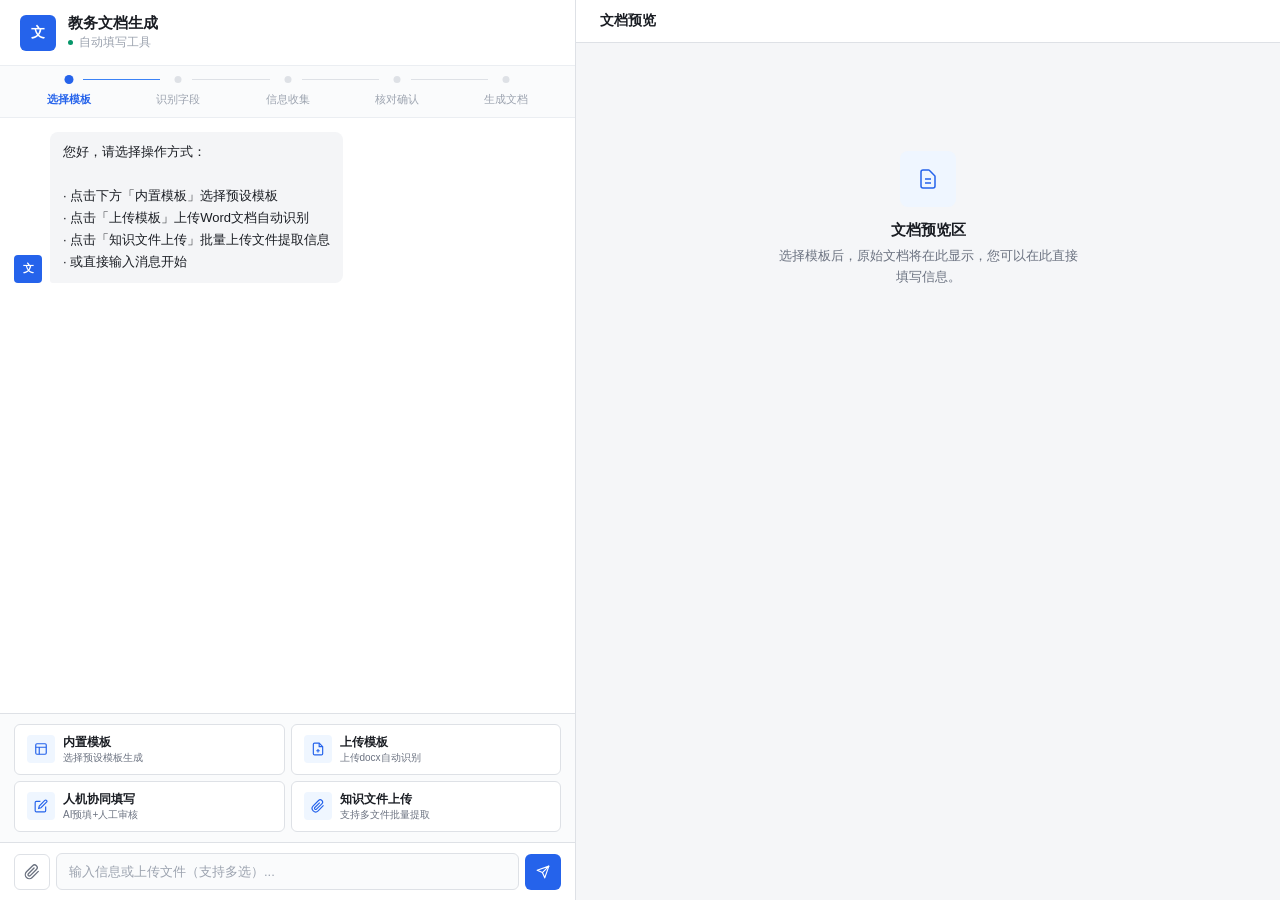
<file: web/index.html>
<!DOCTYPE html>
<html lang="zh-CN">
<head>
<meta charset="UTF-8">
<meta name="viewport" content="width=device-width, initial-scale=1.0">
<title>教务文档生成</title>
<style>
* { margin: 0; padding: 0; box-sizing: border-box; }

:root {
  --primary: #2563EB;
  --primary-light: #3B82F6;
  --primary-lighter: #EFF6FF;
  --primary-soft: #F0F5FF;
  --bg: #F5F6F8;
  --surface: #FFFFFF;
  --border: #DEE1E6;
  --border-light: #EBEEF2;
  --text: #1A1D23;
  --text-secondary: #6B7280;
  --text-muted: #9CA3AF;
  --success: #059669;
  --success-bg: #ECFDF5;
  --success-border: #A7F3D0;
  --warning: #D97706;
  --danger: #DC2626;
  --shadow-sm: 0 1px 2px rgba(0,0,0,0.05);
  --shadow: 0 1px 3px rgba(0,0,0,0.08);
  --shadow-md: 0 2px 8px rgba(0,0,0,0.1);
  --radius-sm: 6px;
  --radius: 8px;
  --radius-lg: 10px;
}

html, body {
  height: 100%;
  font-family: -apple-system, BlinkMacSystemFont, "PingFang SC", "Microsoft YaHei", "Noto Sans SC", sans-serif;
  background: var(--bg);
  color: var(--text);
  -webkit-font-smoothing: antialiased;
}

.app {
  display: flex;
  height: 100vh;
  overflow: hidden;
}

.chat-panel {
  width: 45%;
  min-width: 420px;
  display: flex;
  flex-direction: column;
  background: var(--surface);
  border-right: 1px solid var(--border);
  position: relative;
}

.chat-header {
  padding: 14px 20px;
  display: flex;
  align-items: center;
  gap: 12px;
  border-bottom: 1px solid var(--border-light);
  background: var(--surface);
}
.chat-header .avatar {
  width: 36px; height: 36px;
  border-radius: 6px;
  background: var(--primary);
  display: flex; align-items: center; justify-content: center;
  color: #fff; font-size: 14px; font-weight: 700;
  letter-spacing: -0.5px;
}
.chat-header .info h2 {
  font-size: 15px; font-weight: 600; color: var(--text);
}
.chat-header .info p {
  font-size: 12px; color: var(--text-muted); margin-top: 1px;
  display: flex; align-items: center; gap: 6px;
}
.chat-header .info p::before {
  content: ''; display: inline-block;
  width: 5px; height: 5px; border-radius: 50%;
  background: var(--success);
}

.steps-bar {
  display: flex;
  padding: 10px 16px;
  gap: 4px;
  border-bottom: 1px solid var(--border-light);
  background: #FAFBFC;
}
.steps-bar .step {
  flex: 1;
  text-align: center;
  font-size: 11px;
  color: var(--text-muted);
  position: relative;
  padding-top: 16px;
  transition: color 0.2s;
  white-space: nowrap;
}
.steps-bar .step::before {
  content: '';
  position: absolute;
  top: 0; left: 50%;
  transform: translateX(-50%);
  width: 7px; height: 7px;
  border-radius: 50%;
  background: var(--border);
  transition: all 0.2s;
  z-index: 2;
}
.steps-bar .step::after {
  content: '';
  position: absolute;
  top: 3px;
  left: calc(50% + 14px);
  right: calc(-50% + 14px);
  height: 1px;
  background: var(--border);
  transition: background 0.2s;
  z-index: 1;
}
.steps-bar .step:last-child::after { display: none; }
.steps-bar .step.active { color: var(--primary); font-weight: 600; }
.steps-bar .step.active::before { background: var(--primary); width: 9px; height: 9px; top: -1px; }
.steps-bar .step.active::after { background: var(--primary-light); }
.steps-bar .step.done { color: var(--success); }
.steps-bar .step.done::before { background: var(--success); }
.steps-bar .step.done::after { background: var(--success); }

.chat-messages {
  flex: 1;
  overflow-y: auto;
  padding: 14px;
  display: flex;
  flex-direction: column;
  gap: 12px;
  scroll-behavior: smooth;
}
.chat-messages::-webkit-scrollbar { width: 4px; }
.chat-messages::-webkit-scrollbar-track { background: transparent; }
.chat-messages::-webkit-scrollbar-thumb { background: #D0D5DD; border-radius: 4px; }

.msg { display: flex; gap: 8px; max-width: 100%; }
.msg.user { flex-direction: row-reverse; }

.msg .avatar-icon {
  width: 28px; height: 28px;
  border-radius: 4px;
  flex-shrink: 0;
  display: flex; align-items: center; justify-content: center;
  font-size: 11px; font-weight: 700;
  align-self: flex-end;
}
.msg.assistant .avatar-icon { background: var(--primary); color: #fff; }
.msg.user .avatar-icon { background: #E5E7EB; color: var(--text-secondary); }

.msg .bubble {
  max-width: 85%;
  padding: 9px 13px;
  border-radius: var(--radius);
  font-size: 13px;
  line-height: 1.7;
  white-space: pre-wrap;
  word-break: break-word;
}
.msg.assistant .bubble { background: #F4F5F7; color: var(--text); border-bottom-left-radius: 3px; }
.msg.user .bubble { background: var(--primary); color: #fff; border-bottom-right-radius: 3px; }

.typing-dots { display: inline-flex; gap: 4px; padding: 4px 2px; }
.typing-dots span { width: 4px; height: 4px; border-radius: 50%; background: var(--text-muted); animation: bounce 1.4s infinite; }
.typing-dots span:nth-child(2) { animation-delay: 0.2s; }
.typing-dots span:nth-child(3) { animation-delay: 0.4s; }
@keyframes bounce { 0%, 60%, 100% { transform: translateY(0); opacity: 0.4; } 30% { transform: translateY(-4px); opacity: 1; } }

.download-link {
  display: inline-flex; align-items: center; gap: 5px;
  margin-top: 6px; padding: 6px 14px;
  background: var(--primary); color: #fff !important;
  border-radius: var(--radius-sm); text-decoration: none;
  font-size: 12.5px; font-weight: 500;
  transition: background 0.15s;
}
.download-link:hover { background: var(--primary-light); }

.choice-box {
  margin-top: 8px; padding: 8px 12px;
  background: var(--surface); border: 1px solid var(--border);
  border-radius: var(--radius-sm); font-size: 13px;
}
.choice-box .choice-title { font-weight: 600; margin-bottom: 6px; color: var(--primary); font-size: 11px; text-transform: uppercase; letter-spacing: 0.04em; }
.choice-box label { display: flex; align-items: center; gap: 8px; padding: 5px 6px; cursor: pointer; border-radius: 4px; transition: background 0.1s; }
.choice-box label:hover { background: var(--primary-lighter); }
.choice-box input[type="radio"] { accent-color: var(--primary); }

.file-card {
  margin-top: 6px; padding: 8px 12px;
  background: var(--success-bg); border: 1px solid var(--success-border);
  border-radius: var(--radius-sm); font-size: 12px;
  display: flex; align-items: center; gap: 8px;
}
.file-card .file-icon { font-size: 14px; color: var(--success); }
.file-card .file-info { flex: 1; }
.file-card .file-name { font-weight: 500; color: var(--text); }
.file-card .file-size { color: var(--text-secondary); font-size: 10.5px; }

.func-panel {
  border-top: 1px solid var(--border);
  background: #FAFBFC;
  padding: 10px 14px;
}
.func-panel .func-grid {
  display: grid;
  grid-template-columns: 1fr 1fr;
  gap: 6px;
}
.func-btn {
  display: flex; align-items: center; gap: 8px;
  padding: 9px 12px;
  border: 1px solid var(--border);
  border-radius: var(--radius-sm);
  background: var(--surface);
  cursor: pointer;
  transition: all 0.15s;
  font-size: 12px;
  font-family: inherit;
  color: var(--text);
  text-align: left;
}
.func-btn:hover { border-color: var(--primary-light); background: var(--primary-lighter); }
.func-btn .func-icon {
  font-size: 14px; flex-shrink: 0;
  width: 28px; height: 28px; border-radius: 4px;
  background: var(--primary-lighter);
  display: flex; align-items: center; justify-content: center;
  transition: all 0.15s; color: var(--primary);
}
.func-btn:hover .func-icon { background: var(--primary); color: #fff; }
.func-btn .func-text { line-height: 1.35; }
.func-btn .func-text .title { font-weight: 600; font-size: 12px; display: block; }
.func-btn .func-text .desc { font-size: 10px; color: var(--text-secondary); display: block; margin-top: 1px; }
.func-btn.active { border-color: var(--primary); background: var(--primary-lighter); }
.func-btn.active .func-icon { background: var(--primary); color: #fff; }
.func-btn.active .func-text .title { color: var(--primary); }
.func-btn.active .func-text .desc { color: var(--primary-light); }

.chat-input {
  padding: 10px 14px;
  border-top: 1px solid var(--border);
  display: flex; gap: 6px; align-items: flex-end;
  background: var(--surface);
}
.chat-input .upload-btn {
  width: 36px; height: 36px;
  border: 1px solid var(--border);
  border-radius: var(--radius-sm);
  background: var(--surface);
  cursor: pointer; font-size: 14px;
  display: flex; align-items: center; justify-content: center;
  transition: all 0.15s; flex-shrink: 0;
  color: var(--text-secondary); position: relative; overflow: hidden;
}
.chat-input .upload-btn:hover { border-color: var(--primary-light); color: var(--primary); background: var(--primary-lighter); }
.chat-input .upload-btn input[type="file"] { position: absolute; top: 0; left: 0; width: 100%; height: 100%; opacity: 0; cursor: pointer; }
.chat-input textarea {
  flex: 1; resize: none;
  border: 1px solid var(--border);
  border-radius: var(--radius-sm);
  padding: 8px 12px;
  font-size: 13px; font-family: inherit; line-height: 1.5;
  max-height: 100px; outline: none;
  transition: border-color 0.15s;
  background: #FAFBFC;
}
.chat-input textarea:focus { border-color: var(--primary); background: var(--surface); }
.chat-input textarea::placeholder { color: var(--text-muted); }
.chat-input .send-btn {
  width: 36px; height: 36px;
  border: none; border-radius: var(--radius-sm);
  cursor: pointer;
  background: var(--primary); color: #fff; font-size: 14px;
  display: flex; align-items: center; justify-content: center;
  transition: background 0.15s; flex-shrink: 0;
}
.chat-input .send-btn:hover { background: var(--primary-light); }
.chat-input .send-btn:active { opacity: 0.85; }
.chat-input .send-btn:disabled { background: #D1D5DB; cursor: not-allowed; }

/* ── Right Panel: Document Preview ── */
.preview-panel {
  flex: 1;
  display: flex; flex-direction: column;
  background: var(--bg);
  min-width: 0;
}
.preview-header {
  padding: 12px 24px;
  background: var(--surface);
  border-bottom: 1px solid var(--border);
  display: flex; align-items: center; justify-content: space-between;
}
.preview-header .title-area { display: flex; align-items: center; gap: 8px; }
.preview-header .title-area h3 { font-size: 14px; font-weight: 600; color: var(--text); }
.preview-header .actions { display: flex; gap: 6px; }
.preview-header .actions button {
  padding: 6px 14px;
  border: 1px solid var(--border);
  border-radius: var(--radius-sm);
  background: var(--surface);
  font-size: 12px; cursor: pointer;
  transition: all 0.15s;
  display: flex; align-items: center; gap: 4px;
  color: var(--text-secondary);
  font-family: inherit;
}
.preview-header .actions button:hover { border-color: var(--primary-light); color: var(--primary); }
.preview-header .actions button.primary { background: var(--primary); color: #fff; border-color: var(--primary); }
.preview-header .actions button.primary:hover { background: var(--primary-light); }
.preview-header .actions .print-btn { color: #555; border-color: #ddd; }
.preview-header .actions .print-btn:hover { border-color: #999; color: #333; }

.preview-body {
  flex: 1; overflow: auto;
  padding: 28px;
  display: flex; justify-content: center;
  align-items: flex-start;
}
.preview-body::-webkit-scrollbar { width: 5px; }
.preview-body::-webkit-scrollbar-track { background: transparent; }
.preview-body::-webkit-scrollbar-thumb { background: #D0D5DD; border-radius: 4px; }

.empty-state { text-align: center; color: var(--text-secondary); margin-top: 80px; max-width: 300px; }
.empty-state .icon-wrap {
  width: 56px; height: 56px; border-radius: var(--radius);
  background: var(--primary-lighter);
  display: flex; align-items: center; justify-content: center;
  margin: 0 auto 14px;
}
.empty-state .icon-wrap svg { width: 24px; height: 24px; color: var(--primary); }
.empty-state h4 { font-size: 15px; color: var(--text); margin-bottom: 6px; font-weight: 600; }
.empty-state p { font-size: 12.5px; line-height: 1.7; color: var(--text-secondary); }

/* ── Document Page (like a Word page) ── */
.doc-page {
  background: var(--surface);
  box-shadow: var(--shadow-md);
  border-radius: var(--radius);
  width: 100%; max-width: 860px;
  min-height: 540px;
  padding: 36px 44px;
  font-size: 10.5pt;
  line-height: 1.8;
  color: #1a1a1a;
}
.doc-page h2 {
  text-align: center; font-size: 14pt;
  margin-bottom: 20px; font-weight: 600;
  color: #000; letter-spacing: 1px;
}
.doc-page p {
  margin-bottom: 6px;
}

/* ── Document Table (mimic Word table) ── */
.doc-table {
  width: 100%;
  border-collapse: collapse;
  margin-bottom: 12px;
  font-size: 9pt;
  line-height: 1.6;
}
.doc-table td {
  border: 1px solid #333;
  padding: 3px 6px;
  vertical-align: middle;
  word-break: break-all;
}
.doc-table td.label {
  background: #f8f8f8;
  font-weight: 500;
  text-align: center;
}

/* ── Editable cells in document ── */
.doc-cell.editable {
  position: relative;
  min-width: 30px;
  min-height: 20px;
}
.doc-cell.editable.empty {
  background: #FEFCE8;
}
.doc-cell.editable.empty::before {
  content: attr(data-placeholder);
  color: #C4B5A0;
  font-size: 8.5pt;
  pointer-events: none;
  opacity: 0.7;
}
.doc-cell.editable.filled {
  background: #ECFDF5;
}
.doc-cell.editable:focus-within {
  outline: 2px solid var(--primary);
  outline-offset: -1px;
  background: #fff;
}

/* ── Colon field: label + editable value ── */
.colon-field-inner {
  display: flex;
  flex-wrap: wrap;
  align-items: center;
  gap: 2px;
}
.doc-cell.colon-field .cell-label {
  font-weight: 500;
  white-space: nowrap;
}
.doc-cell.colon-field .cell-value {
  flex: 1;
  min-width: 30px;
  outline: none;
  border-bottom: 1.5px dashed #C4B5A0;
  padding: 0 4px;
  transition: all 0.15s;
}
.doc-cell.colon-field .cell-value:focus {
  border-bottom-color: var(--primary);
  border-bottom-style: solid;
  background: #fff;
}
.doc-cell.colon-field .cell-value.filled {
  border-bottom-color: var(--success);
  border-bottom-style: solid;
  background: #ECFDF5;
  border-radius: 2px;
}

/* 字段填充闪烁动画 */
@keyframes fieldFlash {
  0% { background: #FEF3C7; box-shadow: 0 0 0 2px #F59E0B; }
  50% { background: #FEF3C7; }
  100% { background: transparent; box-shadow: none; }
}
.field-flash {
  animation: fieldFlash 1.2s ease-out;
}
.cell-value.field-flash {
  animation: fieldFlash 1.2s ease-out;
}

/* Multi-line colon fields */
.doc-cell.colon-field.multi-line .colon-field-inner {
  flex-direction: column;
  align-items: stretch;
  gap: 2px;
}
.doc-cell.colon-field.multi-line .colon-line {
  display: flex;
  align-items: center;
  gap: 2px;
}

/* ── Generating overlay (preserves preview underneath) ── */
.generating-overlay {
  position: absolute;
  inset: 0;
  background: rgba(255,255,255,0.7);
  display: flex;
  flex-direction: column;
  align-items: center;
  justify-content: center;
  z-index: 10;
  border-radius: 6px;
}
.generating-overlay .spinner {
  width: 28px; height: 28px;
  border: 3px solid var(--border);
  border-top-color: var(--primary);
  border-radius: 50%;
  animation: spin 0.7s linear infinite;
}
.generating-overlay p {
  margin-top: 10px;
  font-size: 13px;
  color: var(--text-secondary);
}

/* ── Progress bar ── */
.fill-progress {
  margin-bottom: 14px;
  display: flex; align-items: center; gap: 10px;
}
#headerProgress {
  display: none;
  align-items: center;
  gap: 8px;
  font-size: 12px;
  color: var(--text-secondary);
  flex-shrink: 0;
}
#headerProgress .bar-track {
  width: 80px; height: 5px; background: #E5E7EB; border-radius: 3px; overflow: hidden;
}
#headerProgress .bar-fill {
  height: 100%; background: var(--success); border-radius: 3px; transition: width 0.3s;
}
.fill-progress .bar-text { font-size: 11px; color: var(--text-secondary); white-space: nowrap; }

/* ── Submit button ── */
.submit-edits-btn {
  display: block; width: 100%;
  padding: 9px; margin-top: 16px;
  background: var(--primary); color: #fff;
  border: none; border-radius: var(--radius-sm);
  font-size: 12px; font-weight: 500;
  cursor: pointer; transition: background 0.15s;
  font-family: inherit;
}
.submit-edits-btn:hover { background: var(--primary-light); }
.submit-edits-btn:disabled { background: #D1D5DB; cursor: not-allowed; }

/* Generating spinner */
.generating { display: flex; flex-direction: column; align-items: center; gap: 16px; margin-top: 100px; }
.generating .spinner { width: 36px; height: 36px; border: 3px solid var(--border); border-top-color: var(--primary); border-radius: 50%; animation: spin 0.7s linear infinite; }
@keyframes spin { to { transform: rotate(360deg); } }
.generating p { font-size: 13px; color: var(--text-secondary); }

/* Document Done Card */
.doc-done-card {
  background: var(--surface); border-radius: var(--radius);
  box-shadow: var(--shadow-md);
  width: 100%; max-width: 480px; padding: 40px; text-align: center;
}
.doc-done-card .done-icon {
  width: 48px; height: 48px; border-radius: 50%;
  background: var(--success-bg);
  display: flex; align-items: center; justify-content: center;
  margin: 0 auto 14px;
}
.doc-done-card .done-icon svg { width: 22px; height: 22px; color: var(--success); }
.doc-done-card h4 { font-size: 16px; font-weight: 600; margin-bottom: 6px; }
.doc-done-card p { color: var(--text-secondary); font-size: 12.5px; }
.doc-done-card .dl-btn {
  display: inline-flex; align-items: center; gap: 6px;
  margin-top: 18px; padding: 10px 24px;
  background: var(--primary); color: #fff;
  border-radius: var(--radius-sm); text-decoration: none;
  font-size: 13px; font-weight: 500; transition: background 0.15s;
}
.doc-done-card .dl-btn:hover { background: var(--primary-light); }
.download-banner {
  display: inline-flex; align-items: center; gap: 6px;
  padding: 3px 10px;
  background: var(--success-bg); border-radius: var(--radius-sm);
  font-size: 12px; color: var(--success); font-weight: 500;
}
.download-banner .dl-btn {
  padding: 2px 10px; font-size: 12px;
  background: var(--primary); color: #fff; border-radius: var(--radius-sm);
  text-decoration: none; white-space: nowrap; cursor: pointer; border: none;
}
.download-banner .dl-btn:hover { background: var(--primary-light); }
.doc-done-card .checks {
  margin-top: 18px; text-align: left;
  background: var(--success-bg); border-radius: var(--radius-sm);
  padding: 12px 16px; font-size: 12px; color: var(--success); line-height: 2;
}

/* Template select table */
.template-table { width: 100%; border-collapse: collapse; margin-top: 14px; }
.template-table th { background: #F9FAFB; color: var(--text-secondary); font-size: 11px; text-transform: uppercase; letter-spacing: 0.04em; padding: 8px 14px; }
.template-table td { padding: 12px; border-bottom: 1px solid var(--border-light); font-size: 13px; }
.template-table tr:last-child td { border-bottom: none; }
.template-table .tpl-link { color: var(--primary); cursor: pointer; font-weight: 500; transition: color 0.15s; }
.template-table .tpl-link:hover { color: var(--primary-light); }

/* Upload drop zone */
.upload-drop-zone { border: 2px dashed var(--border); border-radius: var(--radius); padding: 48px; text-align: center; cursor: pointer; transition: all 0.2s; width: 100%; max-width: 460px; }
.upload-drop-zone:hover, .upload-drop-zone.dragover { border-color: var(--primary); background: var(--primary-lighter); }
.upload-drop-zone .icon { font-size: 36px; margin-bottom: 12px; opacity: 0.35; }
.upload-drop-zone p { font-size: 13px; color: var(--text-secondary); }
.upload-drop-zone .hint { font-size: 11px; color: var(--text-muted); margin-top: 6px; }

@media (max-width: 900px) {
  .app { flex-direction: column; }
  .chat-panel { width: 100%; height: 55vh; min-width: auto; }
  .preview-panel { height: 45vh; }
  .doc-page { padding: 24px 20px; }
}

/* ── Prefill Review Panel ── */
.prefill-review {
  padding: 20px;
  max-width: 800px;
  margin: 0 auto;
}
.prefill-review .review-header {
  margin-bottom: 16px;
}
.prefill-review .review-header h4 {
  font-size: 15px; font-weight: 600; margin-bottom: 8px;
  display: flex; align-items: center; gap: 8px;
}
.prefill-review .review-stats {
  display: flex; gap: 12px; align-items: center; margin-bottom: 12px;
}
.prefill-review .stat-badge {
  display: inline-flex; align-items: center; gap: 4px;
  padding: 3px 10px; border-radius: 12px; font-size: 12px; font-weight: 500;
}
.prefill-review .stat-badge.confirmed { background: #ECFDF5; color: #059669; }
.prefill-review .stat-badge.review { background: #FFFBEB; color: #D97706; }
.prefill-review .stat-badge.empty { background: #F3F4F6; color: #6B7280; }
.prefill-review .progress-bar-track {
  height: 6px; background: #E5E7EB; border-radius: 3px; overflow: hidden;
}
.prefill-review .progress-bar-fill {
  height: 100%; border-radius: 3px; transition: width 0.4s ease;
  background: linear-gradient(90deg, var(--success), #34D399);
}

.prefill-review .field-group {
  margin-top: 14px;
}
.prefill-review .field-group-title {
  font-size: 12px; font-weight: 600; color: var(--text-secondary);
  text-transform: uppercase; letter-spacing: 0.04em;
  margin-bottom: 8px; padding-bottom: 4px;
  border-bottom: 1px solid var(--border-light);
}
.prefill-review .field-card {
  display: flex; align-items: center; gap: 10px;
  padding: 8px 12px; margin-bottom: 4px;
  border-radius: var(--radius-sm);
  border: 1px solid var(--border-light);
  background: var(--surface);
  transition: border-color 0.15s;
}
.prefill-review .field-card:hover {
  border-color: var(--primary-light);
}
.prefill-review .field-card.confirmed { border-left: 3px solid #059669; }
.prefill-review .field-card.review { border-left: 3px solid #D97706; }
.prefill-review .field-card.empty { border-left: 3px solid #D1D5DB; }

.prefill-review .field-label {
  font-size: 13px; font-weight: 500; min-width: 100px; flex-shrink: 0;
  color: var(--text);
}
.prefill-review .field-value {
  flex: 1;
}
.prefill-review .field-value input,
.prefill-review .field-value select {
  width: 100%; padding: 4px 8px;
  border: 1px solid var(--border); border-radius: 4px;
  font-size: 13px; font-family: inherit;
  background: var(--surface);
}
.prefill-review .field-value input:focus,
.prefill-review .field-value select:focus {
  outline: none; border-color: var(--primary); box-shadow: 0 0 0 2px rgba(37,99,235,0.1);
}
.prefill-review .field-value input.confirmed-input {
  background: #F0FDF4; border-color: #A7F3D0;
}
.prefill-review .field-value input.review-input {
  background: #FFFBEB; border-color: #FDE68A;
}
.prefill-review .field-value input.empty-input {
  background: #F9FAFB; border-color: #E5E7EB;
}
.prefill-review .field-confidence {
  font-size: 11px; color: var(--text-muted); white-space: nowrap; min-width: 40px; text-align: right;
}
.prefill-review .field-source {
  font-size: 11px; color: var(--text-muted); white-space: nowrap;
}

.prefill-review .review-actions {
  display: flex; gap: 10px; margin-top: 18px; padding-top: 14px;
  border-top: 1px solid var(--border-light);
}
.prefill-review .review-actions button {
  padding: 9px 20px; border-radius: var(--radius-sm);
  font-size: 13px; font-weight: 500; cursor: pointer;
  border: 1px solid var(--border); background: var(--surface);
  transition: all 0.15s; font-family: inherit;
}
.prefill-review .review-actions button:hover {
  border-color: var(--primary-light); color: var(--primary);
}
.prefill-review .review-actions button.primary {
  background: var(--primary); color: #fff; border-color: var(--primary);
}
.prefill-review .review-actions button.primary:hover {
  background: var(--primary-light);
}
.prefill-review .review-actions button:disabled {
  background: #D1D5DB; color: #fff; border-color: #D1D5DB; cursor: not-allowed;
}

/* ============= 人机协同全屏审核模式 ============= */
.app.cofill-mode .chat-panel { display: none; }
.app.cofill-mode .preview-panel { display: none; }
.app.cofill-mode .cofill-view { display: flex; }

.cofill-view {
  display: none; width: 100%; height: 100vh;
  flex-direction: column; background: var(--bg);
  position: fixed; top: 0; left: 0; right: 0; bottom: 0; z-index: 1000;
}
.cofill-header {
  display: flex; align-items: center; justify-content: space-between;
  padding: 12px 24px; background: #fff; border-bottom: 1px solid var(--border);
  box-shadow: 0 1px 3px rgba(0,0,0,0.05);
}
.cofill-header .left { display: flex; align-items: center; gap: 12px; }
.cofill-header .mode-badge {
  display: inline-flex; align-items: center; gap: 6px;
  background: linear-gradient(135deg, #6366f1, #8b5cf6); color: #fff;
  padding: 4px 14px; border-radius: 20px; font-size: 13px; font-weight: 600;
}
.cofill-header .step-text { font-size: 13px; color: var(--text-secondary); }
.cofill-header .exit-btn {
  background: none; border: 1px solid var(--border); border-radius: 6px;
  padding: 6px 16px; font-size: 13px; cursor: pointer; color: var(--text-secondary);
  transition: all 0.15s;
}
.cofill-header .exit-btn:hover { border-color: #ef4444; color: #ef4444; }

.cofill-body { display: flex; flex: 1; overflow: hidden; }

/* 左侧：字段审核面板 */
.cofill-fields {
  width: 420px; min-width: 340px; border-right: 1px solid var(--border);
  display: flex; flex-direction: column; background: #fafbfc;
}
.cofill-fields-header {
  padding: 16px 20px 12px; border-bottom: 1px solid var(--border);
  background: #fff;
}
.cofill-fields-header h3 { font-size: 15px; font-weight: 600; margin: 0 0 8px; }
.cofill-progress {
  display: flex; align-items: center; gap: 10px; margin-bottom: 6px;
}
.cofill-progress .bar-track {
  flex: 1; height: 8px; background: #e5e7eb; border-radius: 4px; overflow: hidden;
}
.cofill-progress .bar-fill {
  height: 100%; border-radius: 4px; transition: width 0.3s;
  background: linear-gradient(90deg, #22c55e, #16a34a);
}
.cofill-progress .pct { font-size: 13px; font-weight: 600; color: #16a34a; min-width: 40px; text-align: right; }
.cofill-badges { display: flex; gap: 8px; flex-wrap: wrap; }
.cofill-badges .badge {
  font-size: 11px; padding: 2px 8px; border-radius: 10px; font-weight: 500;
}
.cofill-badges .badge.green { background: #dcfce7; color: #15803d; }
.cofill-badges .badge.yellow { background: #fef9c3; color: #a16207; }
.cofill-badges .badge.gray { background: #f3f4f6; color: #6b7280; }

.cofill-fields-body { flex: 1; overflow-y: auto; padding: 12px 16px; }
.cofill-field-group-title {
  font-size: 12px; font-weight: 600; text-transform: uppercase;
  letter-spacing: 0.5px; color: var(--text-secondary); margin: 12px 0 8px; padding: 0 4px;
}

.cofill-field-card {
  background: #fff; border: 1px solid var(--border); border-radius: 8px;
  padding: 10px 14px; margin-bottom: 8px;
  display: flex; align-items: center; gap: 10px;
  transition: border-color 0.15s, box-shadow 0.15s;
}
.cofill-field-card:hover { border-color: var(--primary); box-shadow: 0 0 0 2px rgba(99,102,241,0.08); }
.cofill-field-card.confirmed { border-left: 3px solid #22c55e; }
.cofill-field-card.review { border-left: 3px solid #f59e0b; }
.cofill-field-card.empty { border-left: 3px solid #d1d5db; }

.cofill-field-card .dot {
  width: 8px; height: 8px; border-radius: 50%; flex-shrink: 0;
}
.cofill-field-card.confirmed .dot { background: #22c55e; }
.cofill-field-card.review .dot { background: #f59e0b; }
.cofill-field-card.empty .dot { background: #d1d5db; }

.cofill-field-card .field-body { flex: 1; min-width: 0; }
.cofill-field-card .field-label { font-size: 12px; color: var(--text-secondary); margin-bottom: 4px; }
.cofill-field-card .field-label .source-tag {
  font-size: 10px; background: #f0f0f0; padding: 1px 6px; border-radius: 3px;
  margin-left: 6px; color: #888;
}
.cofill-field-card input {
  width: 100%; border: 1px solid var(--border); border-radius: 4px;
  padding: 5px 8px; font-size: 13px; outline: none;
  transition: border-color 0.15s;
}
.cofill-field-card input:focus { border-color: var(--primary); }
.cofill-field-card.confirmed input { background: #f0fdf4; }
.cofill-field-card.review input { background: #fffbeb; }
.cofill-field-card.empty input { background: #f9fafb; color: var(--text-secondary); }

.cofill-field-card .conf-badge {
  font-size: 10px; padding: 1px 6px; border-radius: 3px;
  white-space: nowrap; flex-shrink: 0;
}
.cofill-field-card.confirmed .conf-badge { background: #dcfce7; color: #15803d; }
.cofill-field-card.review .conf-badge { background: #fef9c3; color: #a16207; }

/* 底部操作栏 */
.cofill-footer {
  padding: 14px 20px; border-top: 1px solid var(--border);
  background: #fff; display: flex; gap: 10px; align-items: center;
}
.cofill-footer .spacer { flex: 1; }
.cofill-footer button {
  padding: 8px 20px; border-radius: 6px; font-size: 13px; font-weight: 500;
  border: 1px solid var(--border); background: #fff; cursor: pointer;
  transition: all 0.15s;
}
.cofill-footer button:hover { background: #f9fafb; }
.cofill-footer button.primary-btn {
  background: linear-gradient(135deg, #6366f1, #8b5cf6); color: #fff;
  border: none; box-shadow: 0 2px 8px rgba(99,102,241,0.3);
}
.cofill-footer button.primary-btn:hover { box-shadow: 0 4px 12px rgba(99,102,241,0.4); }
.cofill-footer button.primary-btn:disabled { opacity: 0.5; cursor: not-allowed; }

/* 右侧：文档预览 */
.cofill-preview {
  flex: 1; display: flex; flex-direction: column; background: #e5e7eb;
}
.cofill-preview-header {
  padding: 10px 20px; background: #fff; border-bottom: 1px solid var(--border);
  font-size: 13px; color: var(--text-secondary);
  display: flex; align-items: center; gap: 8px;
}
.cofill-preview-body {
  flex: 1; overflow: auto; padding: 20px;
  display: flex; justify-content: center;
}
.cofill-preview-body .doc-container {
  background: #fff; box-shadow: 0 2px 12px rgba(0,0,0,0.1);
  max-width: 800px; width: 100%; min-height: 600px; padding: 30px;
}

/* 协同模式 - 步骤引导 */
.cofill-step-guide {
  display: flex; flex-direction: column; align-items: center; justify-content: center;
  padding: 60px 40px; text-align: center; height: 100%;
}
.cofill-step-guide .step-icon {
  width: 80px; height: 80px; border-radius: 50%; background: #f0f0ff;
  display: flex; align-items: center; justify-content: center;
  font-size: 36px; margin-bottom: 20px;
}
.cofill-step-guide h3 { font-size: 18px; margin: 0 0 8px; color: var(--text-primary); }
.cofill-step-guide p { font-size: 14px; color: var(--text-secondary); max-width: 400px; line-height: 1.6; }
.cofill-step-guide .step-actions { margin-top: 24px; display: flex; gap: 12px; }
.cofill-step-guide .step-actions button {
  padding: 10px 24px; border-radius: 8px; font-size: 14px; font-weight: 500;
  cursor: pointer; border: 1px solid var(--border); background: #fff;
  transition: all 0.15s;
}
.cofill-step-guide .step-actions button:hover { background: #f5f5ff; border-color: var(--primary); }
.cofill-step-guide .step-actions button.primary {
  background: linear-gradient(135deg, #6366f1, #8b5cf6); color: #fff; border: none;
}

/* 加载态 */
.cofill-loading {
  display: flex; flex-direction: column; align-items: center; justify-content: center;
  padding: 60px 20px; gap: 16px; height: 100%;
}
.cofill-loading .spinner {
  width: 40px; height: 40px;
  border: 3px solid #e5e7eb; border-top-color: #6366f1;
  border-radius: 50%; animation: spin 0.7s linear infinite;
}
.cofill-loading p { font-size: 14px; color: var(--text-secondary); }
.cofill-loading .sub { font-size: 12px; color: #9ca3af; }

/* Prefill loading - legacy (keep for backward compat) */
.prefill-loading {
  display: flex; flex-direction: column; align-items: center; justify-content: center;
  padding: 60px 20px; gap: 16px;
}
.prefill-loading .spinner {
  width: 32px; height: 32px;
  border: 3px solid var(--border); border-top-color: var(--primary);
  border-radius: 50%; animation: spin 0.7s linear infinite;
}
.prefill-loading p { font-size: 13px; color: var(--text-secondary); }

</style>
</head>
<body>

<div class="app">
  <div class="chat-panel">
    <div class="chat-header">
      <div class="avatar">文</div>
      <div class="info">
        <h2>教务文档生成</h2>
        <p>自动填写工具</p>
      </div>
    </div>

    <div class="steps-bar" id="stepsBar">
      <div class="step">选择模板</div>
      <div class="step">识别字段</div>
      <div class="step">信息收集</div>
      <div class="step">核对确认</div>
      <div class="step">生成文档</div>
    </div>

    <div class="chat-messages" id="chatMessages"></div>

    <div class="func-panel">
      <div class="func-grid">
        <button class="func-btn" id="funcAutoFill" onclick="startAutoFill()">
          <span class="func-icon"><svg width="14" height="14" viewBox="0 0 24 24" fill="none" stroke="currentColor" stroke-width="2"><rect x="3" y="3" width="18" height="18" rx="2"/><path d="M3 9h18M9 21V9"/></svg></span>
          <span class="func-text"><span class="title">内置模板</span><span class="desc">选择预设模板生成</span></span>
        </button>
        <button class="func-btn" id="funcUploadTpl" onclick="triggerTemplateUpload()">
          <span class="func-icon"><svg width="14" height="14" viewBox="0 0 24 24" fill="none" stroke="currentColor" stroke-width="2"><path d="M14 2H6a2 2 0 00-2 2v16a2 2 0 002 2h12a2 2 0 002-2V8z"/><path d="M14 2v6h6M12 18v-6M9 15h6"/></svg></span>
          <span class="func-text"><span class="title">上传模板</span><span class="desc">上传docx自动识别</span></span>
        </button>
        <button class="func-btn" id="funcCoFill" onclick="startCoFill()">
          <span class="func-icon"><svg width="14" height="14" viewBox="0 0 24 24" fill="none" stroke="currentColor" stroke-width="2"><path d="M11 4H4a2 2 0 00-2 2v14a2 2 0 002 2h14a2 2 0 002-2v-7"/><path d="M18.5 2.5a2.121 2.121 0 013 3L12 15l-4 1 1-4 9.5-9.5z"/></svg></span>
          <span class="func-text"><span class="title">人机协同填写</span><span class="desc">AI预填+人工审核</span></span>
        </button>
        <button class="func-btn" id="funcUpload" onclick="triggerUpload()">
          <span class="func-icon"><svg width="14" height="14" viewBox="0 0 24 24" fill="none" stroke="currentColor" stroke-width="2"><path d="M21.44 11.05l-9.19 9.19a6 6 0 01-8.49-8.49l9.19-9.19a4 4 0 015.66 5.66l-9.2 9.19a2 2 0 01-2.83-2.83l8.49-8.48"/></svg></span>
          <span class="func-text"><span class="title">知识文件上传</span><span class="desc">支持多文件批量提取</span></span>
        </button>
      </div>
      <input type="file" id="templateFileInput" accept=".docx,.doc" style="display:none" onchange="handleTemplateUpload(event)" />
    </div>

    <div class="chat-input">
      <div class="upload-btn" title="上传文件（支持多选）">
        <svg width="16" height="16" viewBox="0 0 24 24" fill="none" stroke="currentColor" stroke-width="2" stroke-linecap="round" stroke-linejoin="round"><path d="M21.44 11.05l-9.19 9.19a6 6 0 01-8.49-8.49l9.19-9.19a4 4 0 015.66 5.66l-9.2 9.19a2 2 0 01-2.83-2.83l8.49-8.48"/></svg>
        <input type="file" id="fileInput" accept=".docx,.doc,.pdf,.xlsx,.xls,.csv,.txt" multiple onchange="handleFileUpload(event)" />
      </div>
      <textarea id="userInput" rows="1" placeholder="输入信息或上传文件（支持多选）..." onkeydown="handleKeydown(event)" oninput="autoResize(this)"></textarea>
      <button class="send-btn" id="sendBtn" onclick="sendMessage()">
        <svg width="14" height="14" viewBox="0 0 24 24" fill="none"><path d="M22 2L11 13" stroke="currentColor" stroke-width="2" stroke-linecap="round" stroke-linejoin="round"/><path d="M22 2L15 22L11 13L2 9L22 2Z" stroke="currentColor" stroke-width="2" stroke-linecap="round" stroke-linejoin="round"/></svg>
      </button>
    </div>
  </div>

  <div class="preview-panel">
    <div class="preview-header">
      <div class="title-area">
        <h3 id="previewTitle">文档预览</h3>
      </div>
      <div class="actions" id="previewActions" style="display:none;">
        <button onclick="downloadDoc()">下载</button>
        <button onclick="printDoc()" class="print-btn">打印</button>
      </div>
    </div>
    <div class="preview-body" id="previewBody">
      <div class="empty-state">
        <div class="icon-wrap"><svg viewBox="0 0 24 24" fill="none" stroke="currentColor" stroke-width="1.5"><path d="M9 12h6m-6 4h6m2 5H7a2 2 0 01-2-2V5a2 2 0 012-2h5.586a1 1 0 01.707.293l5.414 5.414a1 1 0 01.293.707V19a2 2 0 01-2 2z"/></svg></div>
        <h4>文档预览区</h4>
        <p>选择模板后，原始文档将在此显示，您可以在此直接填写信息。</p>
      </div>
    </div>
  </div>

  <!-- 人机协同填写 - 全屏审核视图 -->
  <div class="cofill-view" id="cofillView">
    <div class="cofill-header">
      <div class="left">
        <span class="mode-badge">🤝 人机协同</span>
        <span class="step-text" id="cofillStepText">选择模板</span>
      </div>
      <button class="exit-btn" onclick="exitCoFill()">✕ 退出协同模式</button>
    </div>
    <div class="cofill-body">
      <!-- 左侧：字段审核面板 -->
      <div class="cofill-fields" id="cofillFields">
        <div class="cofill-fields-header">
          <h3 id="cofillFieldsTitle">字段审核</h3>
          <div class="cofill-progress" id="cofillProgress" style="display:none">
            <div class="bar-track"><div class="bar-fill" id="cofillBarFill" style="width:0%"></div></div>
            <span class="pct" id="cofillPct">0%</span>
          </div>
          <div class="cofill-badges" id="cofillBadges" style="display:none"></div>
        </div>
        <div class="cofill-fields-body" id="cofillFieldsBody">
          <!-- 动态填充：步骤引导 / 字段卡片 -->
        </div>
        <div class="cofill-footer" id="cofillFooter" style="display:none">
          <button onclick="exitCoFill()">取消</button>
          <button onclick="sendPrefillToAgent()">交给AI继续</button>
          <div class="spacer"></div>
          <button class="primary-btn" id="cofillSubmitBtn" onclick="submitPrefillReview()">确认并生成</button>
        </div>
      </div>
      <!-- 右侧：文档预览 -->
      <div class="cofill-preview">
        <div class="cofill-preview-header">
          <svg width="14" height="14" viewBox="0 0 24 24" fill="none" stroke="currentColor" stroke-width="2"><path d="M14 2H6a2 2 0 00-2 2v16a2 2 0 002 2h12a2 2 0 002-2V8z"/><path d="M14 2v6h6"/></svg>
          <span id="cofillPreviewTitle">文档预览</span>
        </div>
        <div class="cofill-preview-body" id="cofillPreviewBody">
          <div class="doc-container" id="cofillDocContainer">
            <!-- 动态填充 -->
          </div>
        </div>
      </div>
    </div>
  </div>

</div>

<script>
// ── State ──
let sessionId = localStorage.getItem('doc_session_id');
if (!sessionId) {
  sessionId = 'session_' + Date.now() + '_' + Math.random().toString(36).substr(2,6);
  localStorage.setItem('doc_session_id', sessionId);
}
let isStreaming = false;
let currentDownloadUrl = '';
let currentTemplate = '';
let currentTemplatePath = '';  // 当前模板文件路径（用于获取预览）
let currentDocxPath = '';      // 已生成的docx文件路径（用于打印PDF）
let currentStep = 0;
let currentMode = '';
let fieldData = {};            // field_id → value
let labelToFields = {};        // label → [field_id, ...]  (从后端获取)
let fieldMap = {};             // field_id → {label, table_idx, ...} (从后端获取)
let docPreviewHtml = '';       // 后端返回的文档HTML
let previewRendered = false;
let manuallyEditedFields = {}; // 用户手动编辑过的字段

// ── API ──
function detectBaseUrl() {
  const origin = window.location.origin;
  if (origin.startsWith('file://')) return null;
  return origin;
}
const BASE_URL = detectBaseUrl();
const API_URL = BASE_URL ? BASE_URL + '/v1/chat/completions' : null;
const UPLOAD_URL = BASE_URL ? BASE_URL + '/upload' : null;

if (!BASE_URL || !API_URL) {
  window.addEventListener('load', () => {
    const body = document.getElementById('previewBody');
    body.innerHTML = `
      <div class="doc-done-card" style="border:2px solid #FDE68A;">
        <h4>请通过 Web 服务访问</h4>
        <p style="margin:12px 0;line-height:2;">
          当前为静态文件预览，无法连接后端服务。<br>
          请在平台点击「部署」，通过部署链接打开此页面。
        </p>
      </div>`;
    document.getElementById('userInput').disabled = true;
    document.getElementById('sendBtn').disabled = true;
  });
}

function autoResize(ta) {
  ta.style.height = 'auto';
  ta.style.height = Math.min(ta.scrollHeight, 100) + 'px';
}

// ── Send Message ──
async function sendMessage(text) {
  if (!API_URL) { alert('请通过部署后的 Web 服务 URL 访问。'); return; }
  const input = document.getElementById('userInput');
  const msg = text || input.value.trim();
  if (!msg || isStreaming) return;
  if (!text) { input.value = ''; input.style.height = 'auto'; }
  appendMessage('user', msg);

  // 检测用户消息中的模板关键词，立即加载预览
  const tplKeywords = ['评价报告', '试卷分析', '关联矩阵'];
  for (const kw of tplKeywords) {
    if (msg.includes(kw) && currentTemplate !== kw) {
      currentTemplate = kw;
      currentTemplatePath = kw;
      fetchDocPreview(kw);
      break;
    }
  }

  await callAgent(msg);
}

function handleKeydown(e) {
  if (e.key === 'Enter' && !e.shiftKey) { e.preventDefault(); sendMessage(); }
}

// ── Append Message ──
function appendMessage(role, content, extra) {
  const container = document.getElementById('chatMessages');
  const div = document.createElement('div');
  div.className = `msg ${role}`;
  const icon = role === 'assistant' ? '文' : '我';
  let bubbleHtml = escapeHtml(content);
  if (extra) bubbleHtml += extra;
  div.innerHTML = `<div class="avatar-icon">${icon}</div><div class="bubble">${bubbleHtml}</div>`;
  container.appendChild(div);
  container.scrollTop = container.scrollHeight;
  return div;
}

function createStreamingMessage() {
  const container = document.getElementById('chatMessages');
  const div = document.createElement('div');
  div.className = 'msg assistant';
  div.innerHTML = `<div class="avatar-icon">文</div><div class="bubble"><div class="typing-dots"><span></span><span></span><span></span></div></div>`;
  container.appendChild(div);
  container.scrollTop = container.scrollHeight;
  return div;
}

// ── Call Agent ──
async function callAgent(userText) {
  isStreaming = true;
  document.getElementById('sendBtn').disabled = true;

  const msgDiv = createStreamingMessage();
  const bubble = msgDiv.querySelector('.bubble');

  try {
    const resp = await fetch(API_URL, {
      method: 'POST',
      headers: { 'Content-Type': 'application/json' },
      body: JSON.stringify({
        model: 'agent',
        messages: [{ role: 'user', content: userText }],
        stream: true,
        session_id: sessionId,
      }),
    });

    if (!resp.ok) throw new Error(`HTTP ${resp.status}`);

    const reader = resp.body.getReader();
    const decoder = new TextDecoder();
    let fullText = '';
    let buffer = '';
    let lastFieldCheckLen = 0;
    let inFieldsBlock = false;   // 是否正在 [FIELDS] 块中
    let lastFieldLineLen = 0;    // 上次解析 [FIELDS] 行时的文本长度

    while (true) {
      const { done, value } = await reader.read();
      if (done) break;

      buffer += decoder.decode(value, { stream: true });
      const lines = buffer.split('\n');
      buffer = lines.pop();

      for (const line of lines) {
        if (!line.startsWith('data: ')) continue;
        const data = line.slice(6).trim();
        if (data === '[DONE]') break;
        try {
          const json = JSON.parse(data);
          const delta = json.choices?.[0]?.delta;
          if (!delta) continue;

          if (delta.role === 'tool' && delta.content) {
            // 解析工具结果，优先使用精确 field_id 回填，其次再用 label 回填
            try {
              const toolResult = JSON.parse(delta.content);
              console.log('[preview] tool result keys:', Object.keys(toolResult));
              if (toolResult.filled_field_values && typeof toolResult.filled_field_values === 'object') {
                console.log('[preview] applying filled_field_values:', Object.keys(toolResult.filled_field_values).length, 'fields');
                applyPreciseFieldValues(toolResult.filled_field_values);
              }
              if (toolResult.filled_data && typeof toolResult.filled_data === 'object') {
                console.log('[preview] applying filled_data:', Object.keys(toolResult.filled_data).length, 'fields');
                applyFilledData(toolResult.filled_data);
              }
              if (toolResult.local_path) {
                currentDocxPath = toolResult.local_path;
              }
              // 工具返回后刷新预览文档（重新获取带值预览）
              if (toolResult.local_path) {
                refreshPreviewFromGeneratedDoc(toolResult.local_path);
              }
            } catch(e) { console.warn('[preview] tool result parse error:', e); }
            continue;
          }

          if (delta.content) {
            fullText += delta.content;

            // 实时增量解析 [FIELDS] 块：每收到一行 key=value 立即更新预览
            if (fullText.includes('[FIELDS]')) {
              const afterFields = fullText.substring(fullText.indexOf('[FIELDS]') + 8);
              const beforeClose = afterFields.includes('[/FIELDS]') ? afterFields.indexOf('[/FIELDS]') : afterFields.length;
              const fieldsText = afterFields.substring(0, beforeClose);
              if (fieldsText.length > lastFieldLineLen) {
                lastFieldLineLen = fieldsText.length;
                parseFieldsLines(fieldsText);
              }
            }

            // 渲染时隐藏 [FIELDS]...[/FIELDS] 块
            const displayText = fullText.replace(/\[FIELDS\][\s\S]*?\[\/FIELDS\]/g, '').trim();
            bubble.innerHTML = renderMarkdown(displayText);
            document.getElementById('chatMessages').scrollTop = document.getElementById('chatMessages').scrollHeight;

            // 定期也检测非 FIELDS 格式的键值对
            if (fullText.length - lastFieldCheckLen > 60) {
              lastFieldCheckLen = fullText.length;
              detectAndUpdateFields(fullText);
            }
          }
        } catch (e) {}
      }
    }

    // 流结束后最终检测
    detectAndUpdateFields(fullText);
    postProcessResponse(fullText);

  } catch (err) {
    bubble.innerHTML = `<span style="color:var(--danger);">请求失败: ${escapeHtml(err.message)}</span>`;
  } finally {
    isStreaming = false;
    document.getElementById('sendBtn').disabled = false;
    document.getElementById('userInput').focus();
  }
}

// ── Incrementally parse [FIELDS] block lines and update preview ──
function parseFieldsLines(fieldsText) {
  const lines = fieldsText.split('\n');
  for (const line of lines) {
    const eqIdx = line.indexOf('=');
    if (eqIdx > 0) {
      const key = line.substring(0, eqIdx).trim();
      const val = line.substring(eqIdx + 1).trim();
      if (key && val) {
        // 优先用 field_id 精确匹配
        if (fieldMap[key]) {
          updateFieldById(key, val);
        } else {
          updateFieldByLabel(key, val);
        }
      }
    }
  }
}

// ── Refresh preview from a generated docx (update cell values in existing preview) ──
async function refreshPreviewFromGeneratedDoc(localPath) {
  // 从生成的 docx 获取填写后的数据，更新现有预览中的单元格值
  // 不替换整个 HTML，保留 editable 结构和 data-field-id 属性
  try {
    const res = await fetch('/generated-preview?local_path=' + encodeURIComponent(localPath));
    const data = await res.json();
    if (data.success) {
      // 使用 field_map 中的 existing_value 精确更新每个已填单元格
      if (data.field_map) {
        for (const [fieldId, info] of Object.entries(data.field_map)) {
          const existingValue = info.existing_value;
          if (existingValue && String(existingValue).trim()) {
            // 查找当前预览中的对应元素并更新
            const els = document.querySelectorAll('[data-field-id="' + CSS.escape(fieldId) + '"]');
            for (const el of els) {
              if (el.classList.contains('cell-value')) {
                el.textContent = existingValue;
                el.classList.add('filled');
                el.classList.remove('empty');
              } else if (el.classList.contains('editable')) {
                el.textContent = existingValue;
                el.classList.remove('empty');
                el.classList.add('filled');
              }
            }
          }
        }
        // 注意：填充后文档的 field_map 可能不完整（已填值的单元格不再被识别为可填字段），
        // 因此不能直接用 Object.assign 覆盖 fieldMap，只更新已有条目的 existing_value
        for (const [fid, info] of Object.entries(data.field_map)) {
          if (fieldMap[fid]) {
            fieldMap[fid].existing_value = info.existing_value || '';
          }
        }
      }
      // label_to_fields 同样不覆盖，保留原始模板的完整映射
      console.log('[preview] refreshPreviewFromGeneratedDoc: updated field values from generated doc');
    }
  } catch(e) {
    console.warn('[preview] refreshPreviewFromGeneratedDoc failed:', e);
  }
}

// ── Apply precise field_id -> value result from tool ──
function applyPreciseFieldValues(fieldValues) {
  if (!fieldValues || typeof fieldValues !== 'object') return;
  let updatedCount = 0;
  for (const [fieldId, value] of Object.entries(fieldValues)) {
    if (value && String(value).trim()) {
      const strVal = String(value);
      // 1. 先用 field_id 精确匹配
      if (fieldMap[fieldId]) {
        updateFieldById(fieldId, strVal);
        updatedCount++;
      } else {
        // 2. field_id 不在 fieldMap 中，直接尝试 DOM 查找
        updateCellInPreview(fieldId, strVal);
        updatedCount++;
      }
    }
  }
  console.log('[preview] applyPreciseFieldValues: updated', updatedCount, '/', Object.keys(fieldValues).length, 'fields');
}

// ── Apply label -> value result from tool (fallback) ──
function applyFilledData(filledData) {
  if (!filledData || typeof filledData !== 'object') return;
  for (const [label, value] of Object.entries(filledData)) {
    if (value && String(value).trim()) {
      updateFieldByLabel(label, String(value));
    }
  }
}

// ── Detect field values from agent text & update document preview ──
function detectAndUpdateFields(text) {
  // 1. 优先解析 [FIELDS]...[/FIELDS] 格式（完整块）
  const fieldsBlock = text.match(/\[FIELDS\]([\s\S]*?)\[\/FIELDS\]/);
  if (fieldsBlock) {
    parseFieldsLines(fieldsBlock[1]);
  } else if (text.includes('[FIELDS]')) {
    // 增量：[FIELDS] 已开始但 [/FIELDS] 还没到
    const afterFields = text.substring(text.indexOf('[FIELDS]') + 8);
    parseFieldsLines(afterFields);
  }

  // 2. 去掉 markdown 加粗标记和 [FIELDS] 块
  const clean = text.replace(/\*\*/g, '').replace(/\[FIELDS\][\s\S]*?\[\/FIELDS\]/g, '');

  // 3. 匹配多种格式：
  // "字段：值" 或 "字段: 值" 或 "- 字段：值" 或 "1. 字段：值"
  const kvMatches = clean.matchAll(/(?:^|\n|[-–·•]\s*|\d+[.、)\]]\s*)([^\n：:]{1,30})[：:]\s*([^\n]+)/g);
  for (const m of kvMatches) {
    const key = m[1].trim().replace(/^[\s\-–·•\d.、)\]]+/,'').trim();
    const val = m[2].trim();
    if (key && val && key.length >= 2 && key.length < 20 && val.length < 200) {
      updateFieldByLabel(key, val);
    }
  }

  // 4. 匹配 key=value 格式
  const eqMatches = clean.matchAll(/(\S{2,15})\s*[=＝]\s*([^,，\n]+)/g);
  for (const m of eqMatches) {
    const key = m[1].trim();
    const val = m[2].trim();
    if (key && val && val.length < 200) {
      updateFieldByLabel(key, val);
    }
  }
}

// ── Update a field in the document preview by label name ──
function updateFieldByLabel(label, value) {
  const normalizedLabel = label.replace(/\s+/g, '');

  // 1. 精确匹配
  let fids = labelToFields[label];
  if (!fids || fids.length === 0) {
    for (const [key, ids] of Object.entries(labelToFields)) {
      if (key.replace(/\s+/g, '') === normalizedLabel) {
        fids = ids;
        break;
      }
    }
  }
  if (fids && fids.length > 0) {
    for (const fid of fids) {
      updateFieldById(fid, value);
    }
    return;
  }

  // 2. 前缀匹配：如 label="课程目标1"，匹配 "课程目标1_1", "课程目标1_2" 等
  // 值可能是逗号分隔的多个子字段值
  const prefixKey = label + '_';
  const subFids = [];
  for (const [k, v] of Object.entries(labelToFields)) {
    if (k.startsWith(prefixKey)) {
      subFids.push(...v);
    }
  }
  if (subFids.length > 0) {
    // 按字段名排序（数字顺序）
    const subLabels = Object.entries(labelToFields)
      .filter(([k]) => k.startsWith(prefixKey))
      .sort((a, b) => {
        const na = parseInt(a[0].replace(prefixKey, '').replace('第','').replace('列',''));
        const nb = parseInt(b[0].replace(prefixKey, '').replace('第','').replace('列',''));
        return (isNaN(na) ? 999 : na) - (isNaN(nb) ? 999 : nb);
      });
    
    // 拆分值：支持逗号、中文逗号、空格分隔
    const values = value.split(/[,，\s]+/).filter(v => v.trim());
    
    for (let i = 0; i < subLabels.length; i++) {
      const val = i < values.length ? values[i].trim() : '';
      for (const fid of subLabels[i][1]) {
        updateFieldById(fid, val);
      }
    }
    return;
  }
}

// ── Update a field in the document preview by exact field_id ──
function updateFieldById(fieldId, value) {
  fieldData[fieldId] = value;
  updateCellInPreview(fieldId, value);
}

// ── Update a cell in the document preview by field_id ──
function updateCellInPreview(fieldId, value) {
  // 查找带 data-field-id 的元素
  const els = document.querySelectorAll(`[data-field-id="${CSS.escape(fieldId)}"]`);
  for (const el of els) {
    // 如果用户正在编辑这个元素，跳过
    if (document.activeElement === el) continue;

    if (el.classList.contains('cell-value')) {
      // 冒号字段的可编辑 span —— 直接设置文本
      el.textContent = value;
      el.classList.toggle('filled', !!value.trim());
    } else if (el.classList.contains('editable')) {
      // 整格可编辑的 td 直接更新可见文本，避免预览层二次猜测 Word 内部结构
      el.textContent = value;
      el.classList.remove('empty');
      el.classList.toggle('filled', !!value.trim());
    }

    // 高亮动画：字段被填充时闪烁
    if (value.trim()) {
      el.classList.remove('field-flash');
      // 触发 reflow 以重新启动动画
      void el.offsetWidth;
      el.classList.add('field-flash');
    }
  }
  // 更新进度条
  refreshProgressBar();
}

// ── Post-process Response ──
function postProcessResponse(text) {
  const urlMatch = text.match(/https?:\/\/[^\s"<>]+\.docx[^\s"<>]*/);
  if (urlMatch) {
    currentDownloadUrl = urlMatch[0];
    currentStep = 5; updateStepBar();
    updatePreview('done');
    document.getElementById('previewActions').style.display = 'flex';
    return;
  }

  if (text.includes('评价报告') && (text.includes('试卷分析') || text.includes('关联矩阵')) && currentStep === 0) {
    currentStep = 1; updatePreview('template-select');
  }

  // 检测模板选择，自动加载文档预览
  const tplKeywords = ['评价报告', '试卷分析', '关联矩阵'];
  for (const kw of tplKeywords) {
    if (text.includes(kw) && currentTemplate !== kw) {
      currentTemplate = kw;
      currentTemplatePath = kw;
      fetchDocPreview(kw);  // 自动加载右侧文档预览
      break;
    }
  }
  if ((text.includes('评价报告') || text.includes('试卷分析') || text.includes('关联矩阵')) && currentStep === 1) {
    const tplMatch = text.match(/(评价报告|试卷分析|关联矩阵)/);
    if (tplMatch) currentTemplate = tplMatch[1];
  }

  if (text.includes('识别到') && text.includes('字段') && currentStep === 0) {
    currentStep = 1; updateStepBar();
    const tplFileMatch = text.match(/模板[：:]?\s*(\S+\.docx?)/);
    if (tplFileMatch) currentTemplate = tplFileMatch[1];
  }

  if (text.includes('请填写') || text.includes('请提供') || text.includes('请输入')) {
    if (currentStep < 2) currentStep = 2;
    updatePreview('collecting');
  }

  if (text.includes('核对') || text.includes('确认')) {
    if (currentStep < 3) currentStep = 3;
    updatePreview('confirm');
  }

  if (text.includes('正在') && (text.includes('生成') || text.includes('渲染'))) {
    currentStep = 4; updatePreview('generating');
  }

  if (text.includes('缺少') || text.includes('缺失') || text.includes('未提供')) {
    highlightUploadBtn();
  }

  updateStepBar();
}

function updateStepBar() {
  const bar = document.getElementById('stepsBar');
  const items = bar.querySelectorAll('.step');
  items.forEach((el, i) => {
    el.className = 'step';
    if (i < currentStep) el.classList.add('done');
    else if (i === currentStep) el.classList.add('active');
  });
}

// ── Fetch document preview from backend ──
async function fetchDocPreview(templatePath) {
  if (!BASE_URL) {
    console.warn('fetchDocPreview: BASE_URL not set, skipping');
    return;
  }
  try {
    const url = `${BASE_URL}/template-preview?path=${encodeURIComponent(templatePath)}`;
    console.log('fetchDocPreview: fetching', url);
    const resp = await fetch(url);
    if (!resp.ok) {
      console.warn('fetchDocPreview: HTTP', resp.status, await resp.text());
      return;
    }
    const result = await resp.json();
    console.log('fetchDocPreview: result success=', result.success, 'html_len=', (result.html||'').length);
    if (result.success) {
      docPreviewHtml = result.html;
      fieldMap = result.field_map || {};
      labelToFields = result.label_to_fields || {};
      renderDocPreview();
    }
  } catch (e) {
    console.error('fetchDocPreview failed:', e);
  }
}

// ── Render document preview ──
function renderDocPreview() {
  const body = document.getElementById('previewBody');
  if (!docPreviewHtml) return;

  // 计算填写进度
  const totalFields = Object.keys(fieldMap).length;
  let filledCount = 0;
  for (const fid in fieldMap) {
    if (fieldData[fid] && fieldData[fid].trim()) filledCount++;
  }
  const pct = totalFields > 0 ? Math.round(filledCount / totalFields * 100) : 0;

  // 渲染顶部进度条
  const headerProgress = document.getElementById('headerProgress');
  if (headerProgress && totalFields > 0) {
    headerProgress.innerHTML = `<div class="bar-track"><div class="bar-fill" style="width:${pct}%"></div></div><span class="bar-text">${filledCount}/${totalFields} 已填写</span>`;
    headerProgress.style.display = 'flex';
  }

  let html = `<div class="doc-page">`;

  // Document HTML
  html += docPreviewHtml;

  // Submit button
  html += `<button class="submit-edits-btn" id="submitEditsBtn" onclick="submitManualEdits()" ${isStreaming ? 'disabled' : ''}>提交手动填写</button>`;
  html += `</div>`;

  body.innerHTML = html;

  // 同步更新协同模式的预览
  if (prefillMode) {
    const cofillContainer = document.getElementById('cofillDocContainer');
    if (cofillContainer) cofillContainer.innerHTML = html;
  }
  previewRendered = true;
}

// ── Refresh progress bar only (no cell updates, no recursion) ──
function refreshProgressBar() {
  const totalFields = Object.keys(fieldMap).length;
  let filledCount = 0;
  for (const fid in fieldMap) {
    if (fieldData[fid] && fieldData[fid].trim()) filledCount++;
  }
  const pct = totalFields > 0 ? Math.round(filledCount / totalFields * 100) : 0;
  const barFill = document.querySelector('#headerProgress .bar-fill');
  const barText = document.querySelector('#headerProgress .bar-text');
  if (barFill) barFill.style.width = pct + '%';
  if (barText) barText.textContent = `${filledCount}/${totalFields} 已填写`;
}

// ── Refresh field values without re-rendering the whole document ──
function refreshFieldValues() {
  refreshProgressBar();
  // Update each field cell
  for (const [fid, val] of Object.entries(fieldData)) {
    updateCellInPreview(fid, val);
  }
}

// ── Update Preview state ──
function updatePreview(state) {
  const body = document.getElementById('previewBody');
  const title = document.getElementById('previewTitle');

  switch(state) {
    case 'template-select':
      title.textContent = '选择模板';
      // 如果已加载文档预览，不要覆盖
      if (docPreviewHtml) {
        refreshFieldValues();
        break;
      }
      body.innerHTML = `
        <div class="doc-page" style="max-width:520px;padding:36px;">
          <h2>可选教务文档模板</h2>
          <table class="template-table">
            <tr><th style="width:50px;"></th><th>模板名称</th><th style="width:200px;">说明</th></tr>
            <tr><td style="color:var(--text-muted);">1</td><td><span class="tpl-link" onclick="selectTemplate('评价报告')">评价报告</span></td><td style="color:var(--text-secondary);">专业课程目标达成度评价报告</td></tr>
            <tr><td style="color:var(--text-muted);">2</td><td><span class="tpl-link" onclick="selectTemplate('试卷分析')">试卷分析</span></td><td style="color:var(--text-secondary);">试卷分析表（考勤+分数分布）</td></tr>
            <tr><td style="color:var(--text-muted);">3</td><td><span class="tpl-link" onclick="selectTemplate('关联矩阵')">关联矩阵</span></td><td style="color:var(--text-secondary);">考题与课程目标关联矩阵</td></tr>
          </table>
          <p style="font-size:11px;color:var(--text-muted);margin-top:12px;text-align:center;">点击模板名称或回复编号选择</p>
        </div>`;
      break;

    case 'collecting':
      title.textContent = `信息收集${currentTemplate ? ' · ' + currentTemplate : ''}`;
      if (docPreviewHtml) {
        refreshFieldValues();
      }
      break;

    case 'confirm':
      title.textContent = '核对确认';
      if (docPreviewHtml) {
        refreshFieldValues();
      }
      break;

    case 'generating':
      title.textContent = '生成中...';
      // 不替换预览内容，仅叠加半透明遮罩+进度提示，保留已有字段填写状态
      if (!body.querySelector('.generating-overlay')) {
        const overlay = document.createElement('div');
        overlay.className = 'generating-overlay';
        overlay.innerHTML = '<div class="spinner"></div><p>正在生成文档...</p>';
        const docPage = body.querySelector('.doc-page');
        if (docPage) {
          docPage.style.position = 'relative';
          docPage.appendChild(overlay);
        } else {
          body.appendChild(overlay);
        }
      }
      break;

    case 'done':
      title.textContent = '文档已生成';
      // 移除生成中的遮罩
      body.querySelectorAll('.generating-overlay').forEach(el => el.remove());
      if (docPreviewHtml && currentDownloadUrl) {
        // 保留文档预览，下载提示放在工具栏
        const body = document.getElementById('previewBody');
        // 移除可能残留的旧 download-banner
        body.querySelectorAll('.download-banner').forEach(el => el.remove());
        const actions = document.getElementById('previewActions');
        actions.innerHTML = `
          <div class="download-banner">
            <svg viewBox="0 0 24 24" fill="none" stroke="currentColor" stroke-width="2" style="width:14px;height:14px;flex-shrink:0;"><path d="M5 13l4 4L19 7"/></svg>
            <span>已完成</span>
            <button onclick="downloadDoc()" class="dl-btn">下载Word</button>
          </div>
          <button onclick="printDoc()" class="print-btn">打印</button>
        `;
        actions.style.display = 'flex';
      } else if (currentDownloadUrl) {
        // 只有在预览区确实没有文档内容时才显示完成卡片
        const existingDocPage = body.querySelector('.doc-page');
        if (!existingDocPage) {
          body.innerHTML = `
            <div class="doc-done-card">
              <div class="done-icon"><svg viewBox="0 0 24 24" fill="none" stroke="currentColor" stroke-width="2"><path d="M5 13l4 4L19 7"/></svg></div>
              <h4>文档生成完成</h4>
              <p>格式与模板一致</p>
              <button onclick="downloadDoc()" class="dl-btn" style="cursor:pointer;border:none;">下载 Word 文档</button>
              <div class="checks">
                · 文档格式与模板一致<br>
                · 所有字段已填入<br>
                · 链接 24 小时内有效
              </div>
            </div>`;
        }
        document.getElementById('previewActions').style.display = 'flex';
      } else {
        // 无下载链接时，保留已有预览内容
        const existingDocPage = body.querySelector('.doc-page');
        if (!existingDocPage) {
          body.innerHTML = `
            <div class="doc-done-card">
              <div class="done-icon"><svg viewBox="0 0 24 24" fill="none" stroke="currentColor" stroke-width="2"><path d="M5 13l4 4L19 7"/></svg></div>
              <h4>文档生成完成</h4>
              <p>文档正在上传，请稍候...</p>
            </div>`;
        }
        document.getElementById('previewActions').style.display = 'none';
      }
      break;

    default:
      title.textContent = '文档预览';
      body.innerHTML = `<div class="empty-state"><div class="icon-wrap"><svg viewBox="0 0 24 24" fill="none" stroke="currentColor" stroke-width="1.5"><path d="M9 12h6m-6 4h6m2 5H7a2 2 0 01-2-2V5a2 2 0 012-2h5.586a1 1 0 01.707.293l5.414 5.414a1 1 0 01.293.707V19a2 2 0 01-2 2z"/></svg></div><h4>文档预览区</h4><p>选择模板后，原始文档将在此显示，您可以在此直接填写信息。</p></div>`;
  }
}

// ── Select a built-in template ──
async function selectTemplate(name) {
  currentTemplate = name;
  currentTemplatePath = name;  // 后端支持模板名作为 path
  await fetchDocPreview(name);

  if (prefillMode) {
    // 协同模式：模板选好后进入步骤2
    showCoFillStep('upload-knowledge');
  } else {
    sendMessage(name);
  }
}

// ── Function 1: Built-in Templates ──
async function startAutoFill() {
  if (isStreaming) return;
  currentMode = 'auto';
  document.querySelectorAll('.func-btn').forEach(b => b.classList.remove('active'));
  document.getElementById('funcAutoFill').classList.add('active');

  if (currentStep === 0) {
    appendMessage('user', '启动内置模板模式');
    await callAgent('你好，我要使用内置模板生成教务文档，请展示可用模板');
  } else {
    appendMessage('user', '继续自动填写');
    await callAgent('继续收集信息');
  }
}

function triggerTemplateUpload() {
  document.getElementById('templateFileInput').click();
}

async function handleTemplateUpload(event) {
  if (!UPLOAD_URL) { alert('请通过部署后的 Web 服务 URL 访问。'); return; }
  const file = event.target.files[0];
  if (!file) return;
  event.target.value = '';

  const sizeStr = file.size < 1024*1024 ? (file.size/1024).toFixed(1)+'KB' : (file.size/1024/1024).toFixed(1)+'MB';
  appendMessage('user', `上传了模板文件: ${file.name}（${sizeStr}）`);

  if (!prefillMode) {
    document.querySelectorAll('.func-btn').forEach(b => b.classList.remove('active'));
    document.getElementById('funcUploadTpl').classList.add('active');
  }

  const formData = new FormData();
  formData.append('file', file);

  try {
    const resp = await fetch(UPLOAD_URL.replace('/upload', '/upload-template'), { method: 'POST', body: formData });
    if (!resp.ok) throw new Error(`上传失败 HTTP ${resp.status}`);
    const result = await resp.json();

    if (result.success) {
      const templatePath = result.template_path || '';
      currentTemplatePath = templatePath;

      // 获取文档预览
      await fetchDocPreview(templatePath);

      if (prefillMode) {
        // 协同模式：模板选好后进入步骤2
        showCoFillStep('upload-knowledge');
      } else {
        // 普通模式：交给Agent分析
        if (result.extracted_text) {
          const agentMsg = `我上传了一个Word模板文件"${file.name}"，模板路径：${templatePath}。请先用analyze_uploaded_template工具分析这个模板路径，识别出所有需要填写的字段。如果工具调用失败，以下是文件内容作为参考：\n\n${result.extracted_text.substring(0, 5000)}`;
          await callAgent(agentMsg);
        } else if (templatePath) {
          const agentMsg = `我上传了一个Word模板文件"${file.name}"，模板路径：${templatePath}，请用analyze_uploaded_template工具分析这个模板，识别出所有需要填写的字段。`;
          await callAgent(agentMsg);
        }
      }
    } else {
      appendMessage('assistant', `模板解析失败：${result.error || '未知错误'}，请确保上传的是.docx格式的Word文件。`);
    }
  } catch (err) {
    appendMessage('assistant', `模板上传失败：${escapeHtml(err.message)}，请检查网络后重试。`);
  }
}

function startSelectFill() {}

// ── Prefill review state ──
let prefillData = null;      // 预填结果数据
let prefillMode = false;     // 是否在协同填写模式

async function startCoFill() {
  if (isStreaming) return;
  currentMode = 'cofill';
  prefillMode = true;
  document.querySelectorAll('.func-btn').forEach(b => b.classList.remove('active'));
  document.getElementById('funcCoFill').classList.add('active');

  // 进入全屏协同视图
  document.querySelector('.app').classList.add('cofill-mode');

  if (!currentTemplate && !currentTemplatePath) {
    // 步骤1：选择模板
    showCoFillStep('select-template');
  } else {
    // 已有模板，进入步骤2：上传知识文件
    showCoFillStep('upload-knowledge');
  }
}

function showCoFillStep(step) {
  const body = document.getElementById('cofillFieldsBody');
  const footer = document.getElementById('cofillFooter');
  const stepText = document.getElementById('cofillStepText');
  const previewBody = document.getElementById('cofillDocContainer');

  switch (step) {
    case 'select-template':
      stepText.textContent = '步骤 1/3：选择模板';
      footer.style.display = 'none';
      body.innerHTML = `
        <div class="cofill-step-guide">
          <div class="step-icon">📄</div>
          <h3>选择文档模板</h3>
          <p>请选择要填写的教务文档模板，支持内置模板或上传自定义Word模板</p>
          <div class="step-actions">
            <button onclick="cofillSelectBuiltIn()">📋 选择内置模板</button>
            <button class="primary" onclick="cofillUploadTemplate()">📤 上传自定义模板</button>
          </div>
        </div>`;
      previewBody.innerHTML = `<div class="cofill-step-guide"><div class="step-icon">👀</div><h3>模板预览</h3><p>选择模板后，文档预览将在此显示</p></div>`;
      break;

    case 'upload-knowledge':
      stepText.textContent = '步骤 2/3：上传知识文件';
      footer.style.display = 'none';
      body.innerHTML = `
        <div class="cofill-step-guide">
          <div class="step-icon">📚</div>
          <h3>上传知识文件</h3>
          <p>上传教学大纲、成绩单、课程计划等文件，AI将自动提取信息并预填到模板字段中</p>
          <div style="font-size:12px;color:#888;margin-top:4px">支持 .docx .txt .pdf .csv，可多选</div>
          <div class="step-actions">
            <button class="primary" onclick="triggerUpload()">📎 选择知识文件</button>
            <button onclick="cofillSkipKnowledge()">跳过，手动填写</button>
          </div>
        </div>`;
      // 在右侧显示模板预览
      if (docPreviewHtml) {
        previewBody.innerHTML = docPreviewHtml;
      }
      break;

    case 'prefilling':
      stepText.textContent = '步骤 2/3：AI提取中...';
      footer.style.display = 'none';
      body.innerHTML = `
        <div class="cofill-loading">
          <div class="spinner"></div>
          <p>🤖 AI正在从知识文件中提取字段值...</p>
          <div class="sub">这可能需要10-30秒</div>
        </div>`;
      break;

    case 'review':
      stepText.textContent = '步骤 3/3：审核确认';
      footer.style.display = 'flex';
      renderCoFillReview();
      break;

    case 'manual':
      stepText.textContent = '步骤 3/3：手动填写';
      footer.style.display = 'flex';
      renderCoFillManual();
      break;
  }
}

function cofillSelectBuiltIn() {
  // 在左侧面板展示内置模板选择
  const body = document.getElementById('cofillFieldsBody');
  body.innerHTML = `
    <div style="padding:12px 0">
      <div class="cofill-field-group-title">内置模板</div>
      <div class="cofill-field-card confirmed" style="cursor:pointer" onclick="cofillPickTemplate('评价报告')">
        <div class="dot"></div>
        <div class="field-body">
          <div class="field-label">📊 课程目标达成度评价报告</div>
          <div style="font-size:12px;color:#888">93个字段 · 含课程目标、成绩统计等</div>
        </div>
      </div>
      <div class="cofill-field-card confirmed" style="cursor:pointer" onclick="cofillPickTemplate('试卷分析')">
        <div class="dot"></div>
        <div class="field-body">
          <div class="field-label">📝 试卷分析报告</div>
          <div style="font-size:12px;color:#888">20个字段 · 含考勤、成绩分布等</div>
        </div>
      </div>
      <div class="cofill-field-card confirmed" style="cursor:pointer" onclick="cofillPickTemplate('关联矩阵')">
        <div class="dot"></div>
        <div class="field-body">
          <div class="field-label">🔗 考题与课程目标关联矩阵</div>
          <div style="font-size:12px;color:#888">含课程目标、考题对应关系等</div>
        </div>
      </div>
    </div>`;
}

async function cofillPickTemplate(name) {
  currentTemplate = name;
  currentTemplatePath = name;

  // 显示加载
  const body = document.getElementById('cofillFieldsBody');
  body.innerHTML = `<div class="cofill-loading"><div class="spinner"></div><p>正在分析模板字段...</p></div>`;

  // 获取文档预览
  await fetchDocPreview(name);

  // 调用分析API获取字段列表
  try {
    const resp = await fetch(BASE_URL + '/run', {
      method: 'POST',
      headers: { 'Content-Type': 'application/json' },
      body: JSON.stringify({
        message: `请使用analyze_report_template工具分析"${name}"模板，返回所有可填写字段。`,
        session_id: sessionId,
      }),
    });
    // 这里不等待完整响应，直接进入步骤2
  } catch (e) {
    // 忽略错误，进入步骤2即可
  }

  // 存储分析结果到 window._lastAnalyzedFields 以便手动填写模式使用
  // 模板选好后进入步骤2
  showCoFillStep('upload-knowledge');
}

function cofillUploadTemplate() {
  document.getElementById('templateFileInput').click();
}

function cofillSkipKnowledge() {
  // 跳过知识文件，直接进入手动填写
  showCoFillStep('manual');
}

function exitCoFill() {
  document.querySelector('.app').classList.remove('cofill-mode');
  prefillMode = false;
  prefillData = null;
  document.querySelectorAll('.func-btn').forEach(b => b.classList.remove('active'));
  // 恢复预览
  if (docPreviewHtml) {
    document.getElementById('previewBody').innerHTML = docPreviewHtml;
  }
}

async function requestPrefill(filePaths) {
  /** 调用 /prefill API 获取预填结果 */
  if (!currentTemplate && !currentTemplatePath) {
    alert('请先选择模板');
    return;
  }

  const templatePath = currentTemplatePath || currentTemplate;
  if (!templatePath) {
    alert('未检测到模板，请先选择模板。');
    return;
  }

  // 显示加载态
  showCoFillStep('prefilling');

  try {
    const resp = await fetch(BASE_URL + '/prefill', {
      method: 'POST',
      headers: { 'Content-Type': 'application/json' },
      body: JSON.stringify({
        file_paths: filePaths,
        template_path: templatePath,
      }),
    });

    if (!resp.ok) throw new Error(`HTTP ${resp.status}`);
    const result = await resp.json();

    if (result.success) {
      prefillData = result;
      showCoFillStep('review');
      // 在聊天窗口也通知一下
      appendMessage('user', '已上传知识文件，AI正在提取预填');
      appendMessage('assistant', `✅ ${result.summary || 'AI预填完成'}\n\n请在左侧审核面板中确认或修正预填结果，确认后点击「确认并生成」。`);
    } else {
      alert(`预填失败：${result.message || '未知错误'}，将进入手动填写模式`);
      showCoFillStep('manual');
    }
  } catch (err) {
    alert(`预填请求失败：${err.message}，将进入手动填写模式`);
    showCoFillStep('manual');
  }
}

function renderCoFillReview() {
  /** 在协同视图左侧渲染预填审核字段卡片 */
  const body = document.getElementById('cofillFieldsBody');
  const fields = prefillData.fields || [];

  // 分组
  const confirmed = fields.filter(f => f.status === 'confirmed');
  const review = fields.filter(f => f.status === 'review');
  const empty = fields.filter(f => f.status === 'empty');
  const total = fields.length;
  const filled = confirmed.length + review.length;
  const pct = total > 0 ? Math.round(filled / total * 100) : 0;

  // 更新进度
  document.getElementById('cofillProgress').style.display = 'flex';
  document.getElementById('cofillBarFill').style.width = pct + '%';
  document.getElementById('cofillPct').textContent = pct + '%';
  document.getElementById('cofillBadges').style.display = 'flex';
  document.getElementById('cofillBadges').innerHTML = `
    <span class="badge green">✅ 已确认 ${confirmed.length}</span>
    <span class="badge yellow">⚠️ 需审核 ${review.length}</span>
    <span class="badge gray">⬜ 未填写 ${empty.length}</span>
  `;

  let html = '';

  // 需审核字段
  if (review.length > 0) {
    html += `<div class="cofill-field-group-title">⚠️ 需要审核（${review.length}）</div>`;
    for (const f of review) html += renderCoFillFieldCard(f, 'review');
  }

  // 未填写字段
  if (empty.length > 0) {
    html += `<div class="cofill-field-group-title">⬜ 需要填写（${empty.length}）</div>`;
    for (const f of empty) html += renderCoFillFieldCard(f, 'empty');
  }

  // 已确认字段（折叠）
  if (confirmed.length > 0) {
    html += `<div class="cofill-field-group-title" style="cursor:pointer" onclick="this.nextElementSibling.style.display=this.nextElementSibling.style.display==='none'?'block':'none';this.textContent=this.nextElementSibling.style.display==='none'?'✅ 已确认（${confirmed.length}） ▸ 点击展开':'✅ 已确认（${confirmed.length}） ▾ 点击收起'">✅ 已确认（${confirmed.length}） ▸ 点击展开</div>`;
    html += `<div style="display:none">`;
    for (const f of confirmed) html += renderCoFillFieldCard(f, 'confirmed');
    html += `</div>`;
  }

  body.innerHTML = html;

  // 更新右侧预览
  const previewContainer = document.getElementById('cofillDocContainer');
  if (docPreviewHtml) {
    previewContainer.innerHTML = docPreviewHtml;
  }

  // 更新提交按钮状态
  document.getElementById('cofillSubmitBtn').disabled = (filled === 0);
}

function renderCoFillManual() {
  /** 在协同视图左侧渲染手动填写表单（无预填数据时） */
  const body = document.getElementById('cofillFieldsBody');

  // 优先使用prefillData的字段，其次从fieldMap构建
  let fields = [];
  if (prefillData && prefillData.fields && prefillData.fields.length > 0) {
    fields = prefillData.fields;
  } else if (Object.keys(fieldMap).length > 0) {
    // 从预览的fieldMap构建字段列表
    fields = [];
    for (const [fid, info] of Object.entries(fieldMap)) {
      const label = info.label || info.raw_label || fid;
      // 避免重复label
      if (!fields.find(f => f.label === label)) {
        fields.push({
          field_id: fid,
          label: label,
          raw_label: label,
          value: '',
          confidence: 0,
          source: '',
          status: 'empty',
        });
      }
    }
    // 去重：同一label可能有多个field_id，只保留第一个
    const seen = new Set();
    fields = fields.filter(f => {
      if (seen.has(f.label)) return false;
      seen.add(f.label);
      return true;
    });
  }

  if (fields.length === 0) {
    body.innerHTML = `<div class="cofill-step-guide"><div class="step-icon">📝</div><h3>暂无字段信息</h3><p>请先选择模板并等待字段分析完成</p></div>`;
    return;
  }

  // 创建prefillData if not exists
  if (!prefillData) {
    prefillData = { fields: fields, template_fields: fields.length, prefilled: 0, needs_review: 0, still_empty: fields.length, fill_rate: 0, fill_rate_pct: 0 };
  }

  // 更新进度
  document.getElementById('cofillProgress').style.display = 'flex';
  document.getElementById('cofillBarFill').style.width = '0%';
  document.getElementById('cofillPct').textContent = '0%';
  document.getElementById('cofillBadges').style.display = 'flex';
  document.getElementById('cofillBadges').innerHTML = `<span class="badge gray">⬜ 需填写 ${fields.length}</span>`;

  let html = `<div class="cofill-field-group-title">📝 请填写以下字段（${fields.length}）</div>`;
  for (const f of fields) html += renderCoFillFieldCard(f, 'empty');
  body.innerHTML = html;

  // 右侧预览
  const previewContainer = document.getElementById('cofillDocContainer');
  if (docPreviewHtml) previewContainer.innerHTML = docPreviewHtml;

  document.getElementById('cofillSubmitBtn').disabled = true;
}

function renderCoFillFieldCard(field, status) {
  /** 渲染单个字段卡片 */
  const value = field.value || '';
  const confidence = field.confidence || 0;
  const source = field.source || '';
  const label = field.raw_label || field.label;

  return `<div class="cofill-field-card ${status}">
    <div class="dot"></div>
    <div class="field-body">
      <div class="field-label">${escapeHtml(label)}${source ? `<span class="source-tag">${escapeHtml(source)}</span>` : ''}</div>
      <input type="text"
        data-field-id="${escapeAttr(field.field_id)}"
        data-label="${escapeAttr(label)}"
        value="${escapeAttr(value)}"
        placeholder="${status === 'empty' ? '请输入...' : ''}"
        oninput="onCoFillFieldInput(this)"
      />
    </div>
    ${confidence > 0 ? `<span class="conf-badge">${Math.round(confidence * 100)}%</span>` : ''}
  </div>`;
}

function onCoFillFieldInput(input) {
  /** 字段值被修改时更新状态 */
  const card = input.closest('.cofill-field-card');
  if (input.value.trim()) {
    card.classList.remove('empty', 'review');
    card.classList.add('confirmed');
  } else {
    card.classList.remove('confirmed', 'review');
    card.classList.add('empty');
  }
  // 更新prefillData
  if (prefillData && prefillData.fields) {
    const fid = input.dataset.fieldId;
    const f = prefillData.fields.find(f => f.field_id === fid);
    if (f) {
      f.value = input.value;
      f.status = input.value.trim() ? 'confirmed' : 'empty';
      f.confidence = input.value.trim() ? 1.0 : 0;
      f.source = input.value.trim() ? '用户填写' : '';
    }
  }
  // 更新进度
  updateCoFillProgress();
}

function updateCoFillProgress() {
  /** 更新协同视图的进度条 */
  if (!prefillData || !prefillData.fields) return;
  const fields = prefillData.fields;
  const confirmed = fields.filter(f => f.status === 'confirmed').length;
  const review = fields.filter(f => f.status === 'review').length;
  const total = fields.length;
  const filled = confirmed + review;
  const pct = total > 0 ? Math.round(filled / total * 100) : 0;

  document.getElementById('cofillBarFill').style.width = pct + '%';
  document.getElementById('cofillPct').textContent = pct + '%';
  document.getElementById('cofillBadges').innerHTML = `
    <span class="badge green">✅ 已确认 ${confirmed}</span>
    ${review > 0 ? `<span class="badge yellow">⚠️ 需审核 ${review}</span>` : ''}
    <span class="badge gray">⬜ 未填写 ${total - filled}</span>
  `;

  // 更新提交按钮
  document.getElementById('cofillSubmitBtn').disabled = (filled === 0);
}

// Legacy function kept for backward compat
function renderFieldCard(field, status) {
  return renderCoFillFieldCard(field, status);
}

// Legacy function kept for backward compat
function onPrefillFieldChange(input) {
  onCoFillFieldInput(input);
}

async function submitPrefillReview() {
  /** 确认预填结果并生成文档 */
  if (!prefillData) return;

  // 收集所有字段的最终值
  const finalData = {};
  const allInputs = document.querySelectorAll('#cofillFieldsBody input[data-field-id]');
  allInputs.forEach(input => {
    const label = input.dataset.label;
    const value = input.value.trim();
    if (value) {
      finalData[label] = value;
    }
  });

  if (Object.keys(finalData).length === 0) {
    alert('请至少填写一个字段');
    return;
  }

  // 构造 [FIELDS] 格式发送给Agent
  let fieldsBlock = '[FIELDS]\n';
  for (const [label, value] of Object.entries(finalData)) {
    fieldsBlock += `${label}=${value}\n`;
  }
  fieldsBlock += '[/FIELDS]';

  const agentMsg = `我已经审核了AI预填结果，以下是最终确认的字段值：\n\n${fieldsBlock}\n\n请根据这些信息生成文档。所有已填字段都已确认，无需再追问。`;

  // 退出协同模式，回到聊天界面
  exitCoFill();

  // 发送给Agent
  appendMessage('user', '确认预填结果，生成文档');
  await callAgent(agentMsg);
}

async function sendPrefillToAgent() {
  /** 将预填结果发给Agent继续交互式填写 */
  if (!prefillData) return;

  const fields = prefillData.fields || [];
  const filled = fields.filter(f => f.value && f.status !== 'empty');
  const emptyFields = fields.filter(f => !f.value || f.status === 'empty');

  let msg = `AI预填结果如下，已填字段请直接使用，未填字段请继续追问：\n\n[FIELDS]\n`;
  for (const f of filled) {
    msg += `${f.label}=${f.value}\n`;
  }
  msg += `[/FIELDS]\n\n`;
  msg += `还需填写：${emptyFields.map(f => f.label).join('、')}`;

  // 退出协同模式，回到聊天界面
  exitCoFill();

  appendMessage('user', '将预填结果交给AI继续');
  await callAgent(msg);
}

// Legacy: cancelPrefillReview now just calls exitCoFill
function cancelPrefillReview() { exitCoFill(); }


function triggerUpload() {
  document.getElementById('fileInput').click();
}

async function handleFileUpload(event) {
  if (!UPLOAD_URL) { alert('请通过部署后的 Web 服务 URL 访问。'); return; }
  const files = Array.from(event.target.files);
  if (!files.length) return;
  event.target.value = '';

  // 显示上传消息
  if (files.length === 1) {
    const sizeStr = files[0].size < 1024*1024 ? (files[0].size/1024).toFixed(1)+'KB' : (files[0].size/1024/1024).toFixed(1)+'MB';
    appendMessage('user', `上传了文件: ${files[0].name}（${sizeStr}）`);
  } else {
    const totalSize = files.reduce((s, f) => s + f.size, 0);
    const sizeStr = totalSize < 1024*1024 ? (totalSize/1024).toFixed(1)+'KB' : (totalSize/1024/1024).toFixed(1)+'MB';
    const names = files.map(f => f.name).join('、');
    appendMessage('user', `上传了${files.length}个文件（${sizeStr}）：${names}`);
  }

  // 构建多文件 FormData
  const formData = new FormData();
  for (const file of files) {
    formData.append('files', file);
  }

  try {
    const resp = await fetch(UPLOAD_URL, { method: 'POST', body: formData });
    if (!resp.ok) throw new Error(`上传失败 HTTP ${resp.status}`);
    const result = await resp.json();

    // 处理多文件响应
    if (result.multiple && result.files) {
      // 收集成功上传的文件路径
      const uploadedPaths = result.files.filter(f => f.success).map(f => f.file_path).filter(Boolean);

      // 人机协同模式：调用预填API
      if (prefillMode && uploadedPaths.length > 0) {
        await requestPrefill(uploadedPaths);
        return;
      }

      // 普通模式：合并所有文件内容发给Agent（同时传文件路径，让Agent可以调用工具分析）
      const fileParts = [];
      const filePaths = [];
      for (const f of result.files) {
        if (f.success && f.extracted_text) {
          filePaths.push(f.file_path);
          fileParts.push(`=== 文件：${f.filename} ===\n${f.extracted_text.substring(0, 4000)}`);
        } else if (!f.success) {
          fileParts.push(`=== 文件：${f.filename} ===\n[解析失败: ${f.error || '未知错误'}]`);
        }
      }
      if (fileParts.length > 0) {
        const pathsSection = filePaths.length > 0 ? `\n【文件路径（重要！请用这些路径调用工具）】\n${filePaths.map((p, i) => `文件${i+1}: ${p}`).join('\n')}\n` : '';
        const agentMsg = `我上传了${result.file_count}个文件。${pathsSection}\n请用analyze_uploaded_template或extract_from_old_report工具，传入上面的文件路径来分析。文件文本内容如下仅供参考：\n\n${fileParts.join('\n\n')}`;
        await callAgent(agentMsg);
      } else {
        appendMessage('assistant', `所有文件解析失败，请尝试其他格式或直接输入信息。`);
      }
    } else {
      // 单文件模式（向后兼容）
      const uploadedPath = result.file_path;

      // 人机协同模式：调用预填API
      if (prefillMode && uploadedPath) {
        await requestPrefill([uploadedPath]);
        return;
      }

      if (result.success && result.extracted_text) {
        const agentMsg = `我上传了文件"${result.filename}"。\n\n【文件路径（重要！请用这个路径调用工具）】\n${result.file_path}\n\n请用analyze_uploaded_template或extract_from_old_report工具，传入上面的文件路径来分析。文件文本内容如下仅供参考：\n\n${result.extracted_text.substring(0, 3000)}`;
        await callAgent(agentMsg);
      } else {
        appendMessage('assistant', `文件解析失败：${result.error || '未知错误'}，请尝试其他格式或直接输入信息。`);
      }
    }
  } catch (err) {
    appendMessage('assistant', `文件上传失败：${escapeHtml(err.message)}，请检查网络后重试。`);
  }
}

function highlightUploadBtn() {
  const btn = document.getElementById('funcUpload');
  btn.style.animation = 'pulse 1s ease 3';
  setTimeout(() => btn.style.animation = '', 3000);
}

function downloadDoc() {
  // 优先使用后端代理下载（支持远程URL和本地文件）
  if (currentDocxPath) {
    const url = `${BASE_URL}/download-docx?file_path=${encodeURIComponent(currentDocxPath)}`;
    const a = document.createElement('a');
    a.href = url;
    a.download = '';
    document.body.appendChild(a);
    a.click();
    document.body.removeChild(a);
    return;
  }
  if (currentDownloadUrl) {
    const url = `${BASE_URL}/download-docx?file_path=${encodeURIComponent(currentDownloadUrl)}`;
    const a = document.createElement('a');
    a.href = url;
    a.download = '';
    document.body.appendChild(a);
    a.click();
    document.body.removeChild(a);
  }
}

function printDoc() {
  // 直接使用 HTML 打印预览，调起系统打印对话框（用户可选打印机/格式）
  _printDocFallback();
}
function _printDocFallback() {
  const previewBody = document.getElementById('previewBody');
  if (!previewBody || !previewBody.querySelector('.doc-page')) {
    return;
  }
  const docPages = previewBody.querySelectorAll('.doc-page');
  let docHtml = '';
  docPages.forEach(page => {
    const clone = page.cloneNode(true);
    clone.querySelectorAll('#submitManualBtn, .submit-manual-btn').forEach(el => el.remove());
    clone.querySelectorAll('[contenteditable]').forEach(el => el.removeAttribute('contenteditable'));
    clone.querySelectorAll('.placeholder-text').forEach(el => {
      if (!el.textContent.trim() || el.textContent.trim() === '—') {
        el.textContent = '';
      }
    });
    docHtml += clone.outerHTML;
  });
  const printWin = window.open('', '_blank', 'width=900,height=700');
  printWin.document.write(`<!DOCTYPE html><html><head><title>打印预览</title>
    <style>
      @page { size: A4; margin: 15mm 12mm; }
      * { box-sizing: border-box; }
      body { margin: 0; padding: 0; font-family: SimSun, Songti SC, serif; color: #000; }
      .doc-page {
        width: 100%; max-width: 190mm;
        padding: 0; margin: 0 auto;
        font-size: 10.5pt; line-height: 1.8; color: #000;
        background: none; box-shadow: none; border-radius: 0;
      }
      .doc-page h2 {
        text-align: center; font-size: 14pt;
        margin: 0 0 16px 0; font-weight: 600;
        color: #000; letter-spacing: 1px;
      }
      .doc-page p { margin: 0 0 6px 0; font-size: 10.5pt; }
      .doc-table {
        width: 100%; border-collapse: collapse;
        margin-bottom: 10px; font-size: 9pt; line-height: 1.6;
      }
      .doc-table td, .doc-table th {
        border: 1px solid #000 !important;
        padding: 3px 6px; vertical-align: middle;
        text-align: left; word-wrap: break-word;
      }
      .doc-table td { display: table-cell !important; }
      .colon-field-inner {
        display: flex; flex-wrap: wrap; align-items: center; gap: 2px;
      }
      .doc-cell.colon-field.multi-line .colon-field-inner {
        flex-direction: column; align-items: stretch;
      }
      .label-cell { font-weight: bold; }
      .value-cell { min-width: 30px; }
      .value-cell.filled { color: #000; }
      .value-cell.empty { color: #999; }
      .colon-label { font-weight: bold; white-space: nowrap; }
      .colon-value { font-weight: normal; }
      .download-banner, .progress-bar, .submit-manual-btn, #submitManualBtn,
      button, .actions, .preview-actions, .placeholder-text { display: none !important; }
      [data-field-id] { border: none !important; background: none !important; outline: none !important; }
      .doc-table { page-break-inside: auto; }
      tr { page-break-inside: avoid; page-break-after: auto; }
      thead { display: table-header-group; }
    </style></head><body>
    ${docHtml}
    <script>window.onload=function(){window.print();}<\/script>
  </body></html>`);
  printWin.document.close();
}

// ── Submit manually edited fields to agent ──
async function submitManualEdits() {
  // 收集所有可编辑字段的当前值
  const edits = {};
  const els = document.querySelectorAll('[data-field-id][contenteditable]');
  els.forEach(el => {
    const fid = el.dataset.fieldId;
    const val = el.textContent.trim();
    if (val) {
      fieldData[fid] = val;
      edits[fid] = val;
      manuallyEditedFields[fid] = true;
    }
  });

  const editCount = Object.keys(edits).length;
  if (editCount === 0) {
    alert('没有填写任何字段');
    return;
  }

  // 按 label 分组输出
  let msg = '我手动填写了以下信息：\n';
  for (const [fid, val] of Object.entries(edits)) {
    const label = fieldMap[fid]?.label || fid;
    msg += `- ${label}：${val}\n`;
  }
  msg += '\n请记录这些信息，继续下一步。';

  appendMessage('user', `提交了 ${editCount} 个字段的手动填写`);
  await callAgent(msg);
}

// ── Event delegation for contenteditable changes ──
document.addEventListener('input', function(e) {
  const el = e.target;
  if (el.hasAttribute('data-field-id') && el.hasAttribute('contenteditable')) {
    const fid = el.dataset.fieldId;
    const val = el.textContent.trim();
    fieldData[fid] = val;
    manuallyEditedFields[fid] = true;

    // Update visual state
    if (el.classList.contains('cell-value')) {
      el.classList.toggle('filled', !!val);
    } else if (el.classList.contains('editable')) {
      el.classList.toggle('empty', !val);
      el.classList.toggle('filled', !!val);
    }

    // Update progress
    const totalFields = Object.keys(fieldMap).length;
    let filledCount = 0;
    for (const f in fieldMap) {
      if (fieldData[f] && fieldData[f].trim()) filledCount++;
    }
    const pct = totalFields > 0 ? Math.round(filledCount / totalFields * 100) : 0;
    const barFill = document.querySelector('.bar-fill');
    const barText = document.querySelector('.bar-text');
    if (barFill) barFill.style.width = pct + '%';
    if (barText) barText.textContent = `${filledCount}/${totalFields} 已填写`;
  }
});

// ── Markdown Render ──
function renderMarkdown(text) {
  // Strip [FIELDS]...[/FIELDS] blocks from display
  let html = escapeHtml(text.replace(/\[FIELDS\][\s\S]*?\[\/FIELDS\]/g, ''));
  html = html.replace(/\[([^\]]*)\]\((https?:\/\/[^\s"<>]+\.docx[^\s"<>]*)\)/g,
    '<a class="download-link" href="$2" target="_blank">下载文档</a>');
  html = html.replace(/(?<!href=")(https?:\/\/[^\s"<>]+\.docx[^\s"<>]*)/g,
    '<a class="download-link" href="$1" target="_blank">下载文档</a>');
  html = html.replace(/\*\*(.+?)\*\*/g, '<strong>$1</strong>');
  html = html.replace(/^- (.+)$/gm, '<div style="padding-left:12px;opacity:0.9;">· $1</div>');
  html = html.replace(/^\d+\. (.+)$/gm, '<div style="padding-left:12px;">$1</div>');
  html = html.replace(/\n/g, '<br>');
  return html;
}

// ── Helpers ──
function escapeHtml(text) {
  const d = document.createElement('div');
  d.textContent = text;
  return d.innerHTML;
}

function escapeAttr(str) {
  return String(str).replace(/&/g, '&amp;').replace(/"/g, '&quot;').replace(/</g, '&lt;').replace(/>/g, '&gt;');
}

// ── Init ──
window.addEventListener('load', () => {
  const isNewSession = !localStorage.getItem('doc_session_id_visited');
  if (isNewSession) {
    localStorage.setItem('doc_session_id_visited', '1');
    appendMessage('assistant',
      '您好，请选择操作方式：\n\n' +
      '· 点击下方「内置模板」选择预设模板\n' +
      '· 点击「上传模板」上传Word文档自动识别\n' +
      '· 点击「知识文件上传」批量上传文件提取信息\n' +
      '· 或直接输入消息开始'
    );
  } else {
    appendMessage('assistant', '已恢复上次对话，您可以继续操作。');
  }
  updateStepBar();
});

const style = document.createElement('style');
style.textContent = '@keyframes pulse { 0%,100%{transform:scale(1);box-shadow:var(--shadow)} 50%{transform:scale(1.03);box-shadow:0 0 0 4px rgba(37,99,235,0.1)} }';
document.head.appendChild(style);
</script>
</body>
</html>
</file>
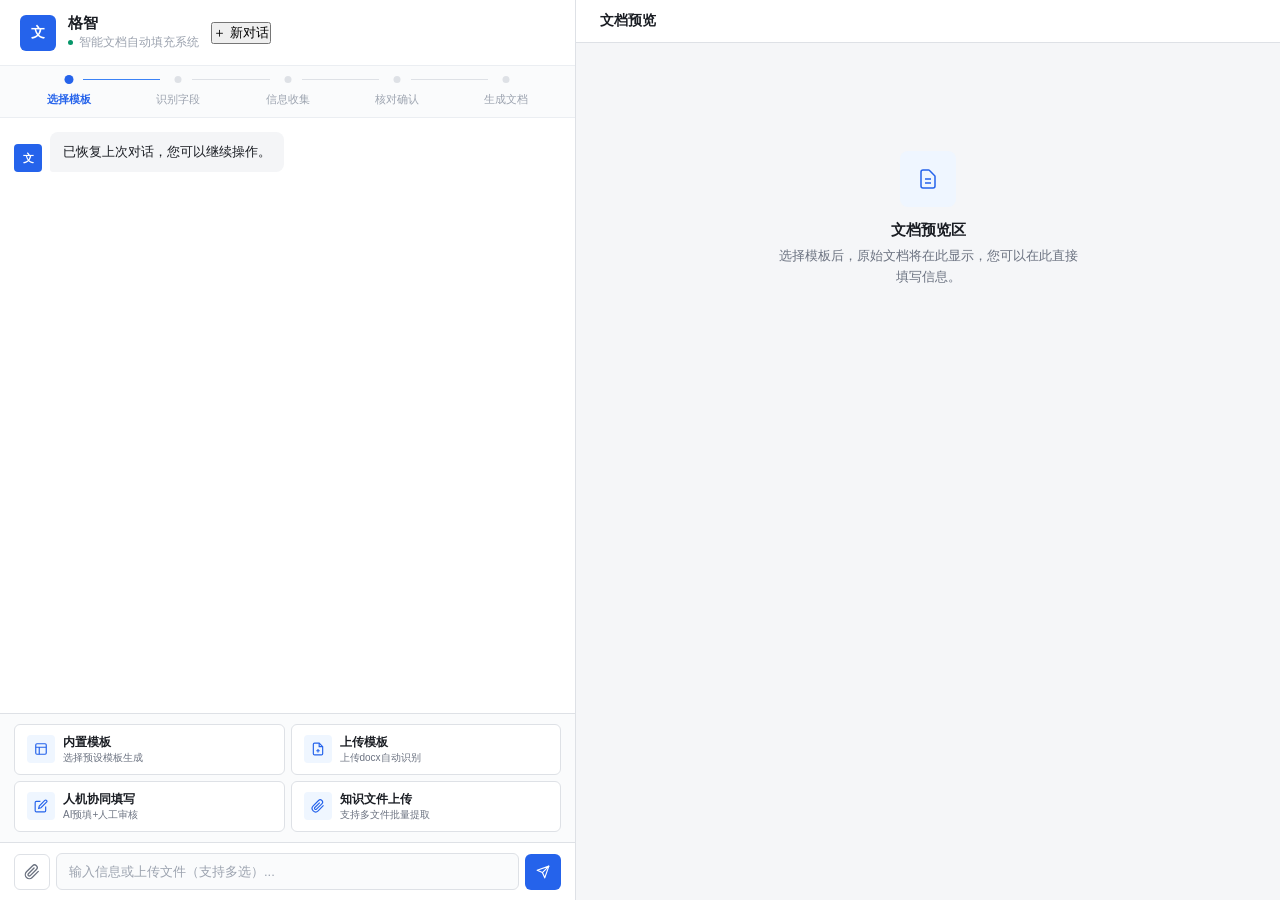
<file: projects/web/index.html>
<!DOCTYPE html>
<html lang="zh-CN">
<head>
<meta charset="UTF-8">
<meta name="viewport" content="width=device-width, initial-scale=1.0">
<title>教务文档生成</title>
<link rel="stylesheet" href="./styles.css">
</head>
<body>

<div class="app">
  <div class="chat-panel">
    <div class="chat-header">
      <div class="avatar">文</div>
      <div class="info">
        <h2>格智</h2>
        <p>智能文档自动填充系统</p>
      </div>
      <button id="newChatBtn" title="新建对话" onclick="startNewChat()">＋ 新对话</button>
    </div>

    <div class="steps-bar" id="stepsBar">
      <div class="step">选择模板</div>
      <div class="step">识别字段</div>
      <div class="step">信息收集</div>
      <div class="step">核对确认</div>
      <div class="step">生成文档</div>
    </div>

	    <div class="agent-status-bar" id="agentStatusBar" style="display:none">
	      <span class="agent-dot" id="agentDot"></span>
	      <span class="agent-label" id="agentLabel"></span>
	      <span class="agent-desc" id="agentDesc"></span>
	    </div>

    <div class="chat-messages" id="chatMessages"></div>

    <div class="func-panel">
      <div class="func-grid">
        <button class="func-btn" id="funcAutoFill" onclick="startAutoFill()">
          <span class="func-icon"><svg width="14" height="14" viewBox="0 0 24 24" fill="none" stroke="currentColor" stroke-width="2"><rect x="3" y="3" width="18" height="18" rx="2"/><path d="M3 9h18M9 21V9"/></svg></span>
          <span class="func-text"><span class="title">内置模板</span><span class="desc">选择预设模板生成</span></span>
        </button>
        <button class="func-btn" id="funcUploadTpl" onclick="triggerTemplateUpload()">
          <span class="func-icon"><svg width="14" height="14" viewBox="0 0 24 24" fill="none" stroke="currentColor" stroke-width="2"><path d="M14 2H6a2 2 0 00-2 2v16a2 2 0 002 2h12a2 2 0 002-2V8z"/><path d="M14 2v6h6M12 18v-6M9 15h6"/></svg></span>
          <span class="func-text"><span class="title">上传模板</span><span class="desc">上传docx自动识别</span></span>
        </button>
        <button class="func-btn" id="funcCoFill" onclick="startCoFill()">
          <span class="func-icon"><svg width="14" height="14" viewBox="0 0 24 24" fill="none" stroke="currentColor" stroke-width="2"><path d="M11 4H4a2 2 0 00-2 2v14a2 2 0 002 2h14a2 2 0 002-2v-7"/><path d="M18.5 2.5a2.121 2.121 0 013 3L12 15l-4 1 1-4 9.5-9.5z"/></svg></span>
          <span class="func-text"><span class="title">人机协同填写</span><span class="desc">AI预填+人工审核</span></span>
        </button>
        <button class="func-btn" id="funcUpload" onclick="triggerUpload()">
          <span class="func-icon"><svg width="14" height="14" viewBox="0 0 24 24" fill="none" stroke="currentColor" stroke-width="2"><path d="M21.44 11.05l-9.19 9.19a6 6 0 01-8.49-8.49l9.19-9.19a4 4 0 015.66 5.66l-9.2 9.19a2 2 0 01-2.83-2.83l8.49-8.48"/></svg></span>
          <span class="func-text"><span class="title">知识文件上传</span><span class="desc">支持多文件批量提取</span></span>
        </button>
      </div>
      <input type="file" id="templateFileInput" accept=".docx,.doc" style="display:none" onchange="handleTemplateUpload(event)" />
    </div>

    <div class="chat-input">
      <div class="upload-btn" title="上传文件（支持多选）">
        <svg width="16" height="16" viewBox="0 0 24 24" fill="none" stroke="currentColor" stroke-width="2" stroke-linecap="round" stroke-linejoin="round"><path d="M21.44 11.05l-9.19 9.19a6 6 0 01-8.49-8.49l9.19-9.19a4 4 0 015.66 5.66l-9.2 9.19a2 2 0 01-2.83-2.83l8.49-8.48"/></svg>
        <input type="file" id="fileInput" accept=".docx,.doc,.pdf,.xlsx,.xls,.csv,.txt" multiple onchange="handleFileUpload(event)" />
      </div>
      <textarea id="userInput" rows="1" placeholder="输入信息或上传文件（支持多选）..." onkeydown="handleKeydown(event)" oninput="autoResize(this)"></textarea>
      <button class="send-btn" id="sendBtn" onclick="sendMessage()">
        <svg width="14" height="14" viewBox="0 0 24 24" fill="none"><path d="M22 2L11 13" stroke="currentColor" stroke-width="2" stroke-linecap="round" stroke-linejoin="round"/><path d="M22 2L15 22L11 13L2 9L22 2Z" stroke="currentColor" stroke-width="2" stroke-linecap="round" stroke-linejoin="round"/></svg>
      </button>
    </div>
  </div>

  <div class="preview-panel">
    <div class="preview-header">
      <div class="title-area">
        <h3 id="previewTitle">文档预览</h3>
      </div>
      <div id="headerProgress" aria-live="polite"></div>
      <div class="actions" id="previewActions" style="display:none;">
        <button onclick="downloadDoc()">下载</button>
        <button onclick="printDoc()" class="print-btn">打印</button>
      </div>
    </div>
    <div class="preview-body" id="previewBody">
      <div class="empty-state">
        <div class="icon-wrap"><svg viewBox="0 0 24 24" fill="none" stroke="currentColor" stroke-width="1.5"><path d="M9 12h6m-6 4h6m2 5H7a2 2 0 01-2-2V5a2 2 0 012-2h5.586a1 1 0 01.707.293l5.414 5.414a1 1 0 01.293.707V19a2 2 0 01-2 2z"/></svg></div>
        <h4>文档预览区</h4>
        <p>选择模板后，原始文档将在此显示，您可以在此直接填写信息。</p>
      </div>
    </div>
  </div>

  <!-- 人机协同填写 - 全屏审核视图 -->
  <div class="cofill-view" id="cofillView">
    <div class="cofill-header">
      <div class="left">
        <span class="mode-badge">🤝 人机协同</span>
        <span class="step-text" id="cofillStepText">选择模板</span>
      </div>
      <button class="exit-btn" onclick="exitCoFill()">✕ 退出协同模式</button>
    </div>
    <div class="cofill-body">
      <!-- 左侧：字段审核面板 -->
      <div class="cofill-fields" id="cofillFields">
        <div class="cofill-fields-header">
          <h3 id="cofillFieldsTitle">字段审核</h3>
          <div class="cofill-progress" id="cofillProgress" style="display:none">
            <div class="bar-track"><div class="bar-fill" id="cofillBarFill" style="width:0%"></div></div>
            <span class="pct" id="cofillPct">0%</span>
          </div>
          <div class="cofill-badges" id="cofillBadges" style="display:none"></div>
        </div>
        <div class="cofill-fields-body" id="cofillFieldsBody">
          <!-- 动态填充：步骤引导 / 字段卡片 -->
        </div>
        <div class="cofill-footer" id="cofillFooter" style="display:none">
          <button onclick="exitCoFill()">取消</button>
          <button onclick="sendPrefillToAgent()">交给AI继续</button>
          <div class="spacer"></div>
          <button class="primary-btn" id="cofillSubmitBtn" onclick="submitPrefillReview()">确认并生成</button>
        </div>
      </div>
      <!-- 右侧：文档预览 -->
      <div class="cofill-preview">
        <div class="cofill-preview-header">
          <svg width="14" height="14" viewBox="0 0 24 24" fill="none" stroke="currentColor" stroke-width="2"><path d="M14 2H6a2 2 0 00-2 2v16a2 2 0 002 2h12a2 2 0 002-2V8z"/><path d="M14 2v6h6"/></svg>
          <span id="cofillPreviewTitle">文档预览</span>
        </div>
        <div class="cofill-preview-body" id="cofillPreviewBody">
          <div class="doc-container" id="cofillDocContainer">
            <!-- 动态填充 -->
          </div>
        </div>
      </div>
    </div>
  </div>

</div>

<script src="./js/format.js" defer></script>
<script src="./js/state.js" defer></script>
<script src="./js/preview.js" defer></script>
<script src="./js/cofill.js" defer></script>
<script src="./js/chat.js" defer></script>
<script src="./js/files.js" defer></script>
<script src="./js/app.js" defer></script>
</body>
</html>
</file>
<file: projects/web/styles.css>
* { margin: 0; padding: 0; box-sizing: border-box; }

:root {
  --primary: #2563EB;
  --primary-light: #3B82F6;
  --primary-lighter: #EFF6FF;
  --primary-soft: #F0F5FF;
  --bg: #F5F6F8;
  --surface: #FFFFFF;
  --border: #DEE1E6;
  --border-light: #EBEEF2;
  --text: #1A1D23;
  --text-secondary: #6B7280;
  --text-muted: #9CA3AF;
  --success: #059669;
  --success-bg: #ECFDF5;
  --success-border: #A7F3D0;
  --warning: #D97706;
  --danger: #DC2626;
  --shadow-sm: 0 1px 2px rgba(0,0,0,0.05);
  --shadow: 0 1px 3px rgba(0,0,0,0.08);
  --shadow-md: 0 2px 8px rgba(0,0,0,0.1);
  --radius-sm: 6px;
  --radius: 8px;
  --radius-lg: 10px;
}

html, body {
  height: 100%;
  font-family: -apple-system, BlinkMacSystemFont, "PingFang SC", "Microsoft YaHei", "Noto Sans SC", sans-serif;
  background: var(--bg);
  color: var(--text);
  -webkit-font-smoothing: antialiased;
}

.app {
  display: flex;
  height: 100vh;
  overflow: hidden;
}

.chat-panel {
  width: 45%;
  min-width: 420px;
  display: flex;
  flex-direction: column;
  background: var(--surface);
  border-right: 1px solid var(--border);
  position: relative;
}

.chat-header {
  padding: 14px 20px;
  display: flex;
  align-items: center;
  gap: 12px;
  border-bottom: 1px solid var(--border-light);
  background: var(--surface);
}
.chat-header .avatar {
  width: 36px; height: 36px;
  border-radius: 6px;
  background: var(--primary);
  display: flex; align-items: center; justify-content: center;
  color: #fff; font-size: 14px; font-weight: 700;
  letter-spacing: -0.5px;
}
.chat-header .info h2 {
  font-size: 15px; font-weight: 600; color: var(--text);
}
.chat-header .info p {
  font-size: 12px; color: var(--text-muted); margin-top: 1px;
  display: flex; align-items: center; gap: 6px;
}
.chat-header .info p::before {
  content: ''; display: inline-block;
  width: 5px; height: 5px; border-radius: 50%;
  background: var(--success);
}
.chat-header .new-chat-btn {
  padding: 6px 14px;
  background: var(--bg);
  border: 1px solid var(--border);
  border-radius: 6px;
  font-size: 13px;
  color: var(--text-secondary);
  cursor: pointer;
  transition: all .2s;
  white-space: nowrap;
}
.chat-header .new-chat-btn:hover {
  background: var(--primary);
  color: #fff;
  border-color: var(--primary);
}

.steps-bar {
  display: flex;
  padding: 10px 16px;
  gap: 4px;
  border-bottom: 1px solid var(--border-light);
  background: #FAFBFC;
}
.steps-bar .step {
  flex: 1;
  text-align: center;
  font-size: 11px;
  color: var(--text-muted);
  position: relative;
  padding-top: 16px;
  transition: color 0.2s;
  white-space: nowrap;
}
.steps-bar .step::before {
  content: '';
  position: absolute;
  top: 0; left: 50%;
  transform: translateX(-50%);
  width: 7px; height: 7px;
  border-radius: 50%;
  background: var(--border);
  transition: all 0.2s;
  z-index: 2;
}
.steps-bar .step::after {
  content: '';
  position: absolute;
  top: 3px;
  left: calc(50% + 14px);
  right: calc(-50% + 14px);
  height: 1px;
  background: var(--border);
  transition: background 0.2s;
  z-index: 1;
}
.steps-bar .step:last-child::after { display: none; }
.steps-bar .step.active { color: var(--primary); font-weight: 600; }
.steps-bar .step.active::before { background: var(--primary); width: 9px; height: 9px; top: -1px; }
.steps-bar .step.active::after { background: var(--primary-light); }
.steps-bar .step.done { color: var(--success); }
.steps-bar .step.done::before { background: var(--success); }
.steps-bar .step.done::after { background: var(--success); }

	/* Agent 状态栏 */
	.agent-status-bar {
	  display: flex; align-items: center; gap: 8px;
	  padding: 6px 16px; background: linear-gradient(135deg, #EEF2FF 0%, #F0F4FF 100%);
	  border-bottom: 1px solid var(--border-light);
	  font-size: 12px; color: var(--text-secondary);
	  transition: all 0.3s; min-height: 32px;
	}
	.agent-status-bar .agent-dot {
	  width: 8px; height: 8px; border-radius: 50%;
	  background: var(--border); flex-shrink: 0; transition: background 0.3s;
	}
	.agent-status-bar .agent-dot.active { background: var(--primary); animation: pulse-dot 1.5s infinite; }
	.agent-status-bar .agent-dot.done { background: var(--success); }
	.agent-status-bar .agent-label { font-weight: 600; color: var(--primary); transition: color 0.3s; }
	.agent-status-bar .agent-label.done { color: var(--success); }
	.agent-status-bar .agent-desc { color: var(--text-muted); }
	@keyframes pulse-dot {
	  0%, 100% { box-shadow: 0 0 0 0 rgba(79, 70, 229, 0.4); }
	  50% { box-shadow: 0 0 0 6px rgba(79, 70, 229, 0); }
	}

	/* 思考动画 */
	.thinking-indicator {
	  display: flex; align-items: center; gap: 6px;
	  padding: 8px 14px; font-size: 12px; color: var(--text-muted);
	}
	.thinking-dots { display: flex; gap: 3px; }
	.thinking-dots span {
	  width: 5px; height: 5px; border-radius: 50%;
	  background: var(--primary); animation: bounce-dot 1.2s infinite;
	}
	.thinking-dots span:nth-child(2) { animation-delay: 0.2s; }
	.thinking-dots span:nth-child(3) { animation-delay: 0.4s; }
	@keyframes bounce-dot {
	  0%, 80%, 100% { transform: scale(0.6); opacity: 0.4; }
	  40% { transform: scale(1); opacity: 1; }
	}

	/* 重试按钮 */
	.retry-btn {
	  display: inline-flex; align-items: center; gap: 4px;
	  margin-top: 6px; padding: 4px 12px; font-size: 11px;
	  color: var(--primary); background: var(--primary-light);
	  border: 1px solid var(--primary); border-radius: 4px;
	  cursor: pointer; transition: all 0.15s;
	}
	.retry-btn:hover { background: var(--primary); color: #fff; }

.chat-messages {
  flex: 1;
  overflow-y: auto;
  padding: 14px;
  display: flex;
  flex-direction: column;
  gap: 12px;
  scroll-behavior: smooth;
}
.chat-messages::-webkit-scrollbar { width: 4px; }
.chat-messages::-webkit-scrollbar-track { background: transparent; }
.chat-messages::-webkit-scrollbar-thumb { background: #D0D5DD; border-radius: 4px; }

.msg { display: flex; gap: 8px; max-width: 100%; }
.msg.user { flex-direction: row-reverse; }

.msg .avatar-icon {
  width: 28px; height: 28px;
  border-radius: 4px;
  flex-shrink: 0;
  display: flex; align-items: center; justify-content: center;
  font-size: 11px; font-weight: 700;
  align-self: flex-end;
}
.msg.assistant .avatar-icon { background: var(--primary); color: #fff; }
.msg.user .avatar-icon { background: #E5E7EB; color: var(--text-secondary); }

.msg .bubble {
  max-width: 85%;
  padding: 9px 13px;
  border-radius: var(--radius);
  font-size: 13px;
  line-height: 1.7;
  white-space: pre-wrap;
  word-break: break-word;
}
.msg.assistant .bubble { background: #F4F5F7; color: var(--text); border-bottom-left-radius: 3px; }
.msg.user .bubble { background: var(--primary); color: #fff; border-bottom-right-radius: 3px; }

.typing-dots { display: inline-flex; gap: 4px; padding: 4px 2px; }
.typing-dots span { width: 4px; height: 4px; border-radius: 50%; background: var(--text-muted); animation: bounce 1.4s infinite; }
.typing-dots span:nth-child(2) { animation-delay: 0.2s; }
.typing-dots span:nth-child(3) { animation-delay: 0.4s; }
@keyframes bounce { 0%, 60%, 100% { transform: translateY(0); opacity: 0.4; } 30% { transform: translateY(-4px); opacity: 1; } }

.download-link {
  display: inline-flex; align-items: center; gap: 5px;
  margin-top: 6px; padding: 6px 14px;
  background: var(--primary); color: #fff !important;
  border-radius: var(--radius-sm); text-decoration: none;
  font-size: 12.5px; font-weight: 500;
  transition: background 0.15s;
}
.download-link:hover { background: var(--primary-light); }

.choice-box {
  margin-top: 8px; padding: 8px 12px;
  background: var(--surface); border: 1px solid var(--border);
  border-radius: var(--radius-sm); font-size: 13px;
}
.choice-box .choice-title { font-weight: 600; margin-bottom: 6px; color: var(--primary); font-size: 11px; text-transform: uppercase; letter-spacing: 0.04em; }
.choice-box label { display: flex; align-items: center; gap: 8px; padding: 5px 6px; cursor: pointer; border-radius: 4px; transition: background 0.1s; }
.choice-box label:hover { background: var(--primary-lighter); }
.choice-box input[type="radio"] { accent-color: var(--primary); }

.file-card {
  margin-top: 6px; padding: 8px 12px;
  background: var(--success-bg); border: 1px solid var(--success-border);
  border-radius: var(--radius-sm); font-size: 12px;
  display: flex; align-items: center; gap: 8px;
}
.file-card .file-icon { font-size: 14px; color: var(--success); }
.file-card .file-info { flex: 1; }
.file-card .file-name { font-weight: 500; color: var(--text); }
.file-card .file-size { color: var(--text-secondary); font-size: 10.5px; }

.func-panel {
  border-top: 1px solid var(--border);
  background: #FAFBFC;
  padding: 10px 14px;
}
.func-panel .func-grid {
  display: grid;
  grid-template-columns: 1fr 1fr;
  gap: 6px;
}
.func-btn {
  display: flex; align-items: center; gap: 8px;
  padding: 9px 12px;
  border: 1px solid var(--border);
  border-radius: var(--radius-sm);
  background: var(--surface);
  cursor: pointer;
  transition: all 0.15s;
  font-size: 12px;
  font-family: inherit;
  color: var(--text);
  text-align: left;
}
.func-btn:hover { border-color: var(--primary-light); background: var(--primary-lighter); }
.func-btn .func-icon {
  font-size: 14px; flex-shrink: 0;
  width: 28px; height: 28px; border-radius: 4px;
  background: var(--primary-lighter);
  display: flex; align-items: center; justify-content: center;
  transition: all 0.15s; color: var(--primary);
}
.func-btn:hover .func-icon { background: var(--primary); color: #fff; }
.func-btn .func-text { line-height: 1.35; }
.func-btn .func-text .title { font-weight: 600; font-size: 12px; display: block; }
.func-btn .func-text .desc { font-size: 10px; color: var(--text-secondary); display: block; margin-top: 1px; }
.func-btn.active { border-color: var(--primary); background: var(--primary-lighter); }
.func-btn.active .func-icon { background: var(--primary); color: #fff; }
.func-btn.active .func-text .title { color: var(--primary); }
.func-btn.active .func-text .desc { color: var(--primary-light); }

.chat-input {
  padding: 10px 14px;
  border-top: 1px solid var(--border);
  display: flex; gap: 6px; align-items: flex-end;
  background: var(--surface);
}
.chat-input .upload-btn {
  width: 36px; height: 36px;
  border: 1px solid var(--border);
  border-radius: var(--radius-sm);
  background: var(--surface);
  cursor: pointer; font-size: 14px;
  display: flex; align-items: center; justify-content: center;
  transition: all 0.15s; flex-shrink: 0;
  color: var(--text-secondary); position: relative; overflow: hidden;
}
.chat-input .upload-btn:hover { border-color: var(--primary-light); color: var(--primary); background: var(--primary-lighter); }
.chat-input .upload-btn input[type="file"] { position: absolute; top: 0; left: 0; width: 100%; height: 100%; opacity: 0; cursor: pointer; }
.chat-input textarea {
  flex: 1; resize: none;
  border: 1px solid var(--border);
  border-radius: var(--radius-sm);
  padding: 8px 12px;
  font-size: 13px; font-family: inherit; line-height: 1.5;
  max-height: 100px; outline: none;
  transition: border-color 0.15s;
  background: #FAFBFC;
}
.chat-input textarea:focus { border-color: var(--primary); background: var(--surface); }
.chat-input textarea::placeholder { color: var(--text-muted); }
.chat-input .send-btn {
  width: 36px; height: 36px;
  border: none; border-radius: var(--radius-sm);
  cursor: pointer;
  background: var(--primary); color: #fff; font-size: 14px;
  display: flex; align-items: center; justify-content: center;
  transition: background 0.15s; flex-shrink: 0;
}
.chat-input .send-btn:hover { background: var(--primary-light); }
.chat-input .send-btn:active { opacity: 0.85; }
.chat-input .send-btn:disabled { background: #D1D5DB; cursor: not-allowed; }

/* ── Right Panel: Document Preview ── */
.preview-panel {
  flex: 1;
  display: flex; flex-direction: column;
  background: var(--bg);
  min-width: 0;
}
.preview-header {
  padding: 12px 24px;
  background: var(--surface);
  border-bottom: 1px solid var(--border);
  display: flex; align-items: center; justify-content: space-between;
}
.preview-header .title-area { display: flex; align-items: center; gap: 8px; }
.preview-header .title-area h3 { font-size: 14px; font-weight: 600; color: var(--text); }
.preview-header .actions { display: flex; gap: 6px; }
.preview-header .actions button {
  padding: 6px 14px;
  border: 1px solid var(--border);
  border-radius: var(--radius-sm);
  background: var(--surface);
  font-size: 12px; cursor: pointer;
  transition: all 0.15s;
  display: flex; align-items: center; gap: 4px;
  color: var(--text-secondary);
  font-family: inherit;
}
.preview-header .actions button:hover { border-color: var(--primary-light); color: var(--primary); }
.preview-header .actions button.primary { background: var(--primary); color: #fff; border-color: var(--primary); }
.preview-header .actions button.primary:hover { background: var(--primary-light); }
.preview-header .actions .print-btn { color: #555; border-color: #ddd; }
.preview-header .actions .print-btn:hover { border-color: #999; color: #333; }

.preview-body {
  flex: 1; overflow: auto;
  padding: 28px;
  display: flex; justify-content: center;
  align-items: flex-start;
}
.preview-body::-webkit-scrollbar { width: 5px; }
.preview-body::-webkit-scrollbar-track { background: transparent; }
.preview-body::-webkit-scrollbar-thumb { background: #D0D5DD; border-radius: 4px; }

.empty-state { text-align: center; color: var(--text-secondary); margin-top: 80px; max-width: 300px; }
.empty-state .icon-wrap {
  width: 56px; height: 56px; border-radius: var(--radius);
  background: var(--primary-lighter);
  display: flex; align-items: center; justify-content: center;
  margin: 0 auto 14px;
}
.empty-state .icon-wrap svg { width: 24px; height: 24px; color: var(--primary); }
.empty-state h4 { font-size: 15px; color: var(--text); margin-bottom: 6px; font-weight: 600; }
.empty-state p { font-size: 12.5px; line-height: 1.7; color: var(--text-secondary); }

/* ── Document Page (like a Word page) ── */
.doc-page {
  background: var(--surface);
  box-shadow: var(--shadow-md);
  border-radius: var(--radius);
  width: 100%; max-width: 860px;
  min-height: 540px;
  padding: 36px 44px;
  font-size: 10.5pt;
  line-height: 1.8;
  color: #1a1a1a;
}
.doc-page h2 {
  text-align: center; font-size: 14pt;
  margin-bottom: 20px; font-weight: 600;
  color: #000; letter-spacing: 1px;
}
.doc-page p {
  margin-bottom: 6px;
}

/* ── Document Table (mimic Word table) ── */
.doc-table {
  width: 100%;
  border-collapse: collapse;
  margin-bottom: 12px;
  font-size: 9pt;
  line-height: 1.6;
}
.doc-table td {
  border: 1px solid #333;
  padding: 3px 6px;
  vertical-align: middle;
  word-break: break-all;
}
.doc-table td.label {
  background: #f8f8f8;
  font-weight: 500;
  text-align: center;
}

/* ── Editable cells in document ── */
.doc-cell.editable {
  position: relative;
  min-width: 30px;
  min-height: 20px;
}
.doc-cell.editable.empty {
  background: #FEFCE8;
}
.doc-cell.editable.empty::before {
  content: attr(data-placeholder);
  color: #C4B5A0;
  font-size: 8.5pt;
  pointer-events: none;
  opacity: 0.7;
}
.doc-cell.editable.filled {
  background: #ECFDF5;
}
.field-blank {
  border-bottom: 2px solid #d0d5dd;
  padding: 0 4px;
  min-width: 60px;
  display: inline-block;
  cursor: pointer;
}
.field-blank.filled {
  background: #ECFDF5;
  color: #166534;
  font-weight: 500;
  border-bottom-color: #a5d6a7;
}
.doc-cell.editable:focus-within {
  outline: 2px solid var(--primary);
  outline-offset: -1px;
  background: #fff;
}

/* ── Colon field: label + editable value ── */
.colon-field-inner {
  display: flex;
  flex-wrap: wrap;
  align-items: center;
  gap: 2px;
}
.doc-cell.colon-field .cell-label {
  font-weight: 500;
  white-space: nowrap;
}
.doc-cell.colon-field .cell-value {
  flex: 1;
  min-width: 30px;
  outline: none;
  border-bottom: 1.5px dashed #C4B5A0;
  padding: 0 4px;
  transition: all 0.15s;
}
.doc-cell.colon-field .cell-value:focus {
  border-bottom-color: var(--primary);
  border-bottom-style: solid;
  background: #fff;
}
.doc-cell.colon-field .cell-value.filled {
  border-bottom-color: var(--success);
  border-bottom-style: solid;
  background: #ECFDF5;
  border-radius: 2px;
}

/* 字段填充闪烁动画 */
@keyframes fieldFlash {
  0% { background: #FEF3C7; box-shadow: 0 0 0 2px #F59E0B; }
  50% { background: #FEF3C7; }
  100% { background: transparent; box-shadow: none; }
}
.field-flash {
  animation: fieldFlash 1.2s ease-out;
}
.cell-value.field-flash {
  animation: fieldFlash 1.2s ease-out;
}

/* Multi-line colon fields */
.doc-cell.colon-field.multi-line .colon-field-inner {
  flex-direction: column;
  align-items: stretch;
  gap: 2px;
}
.doc-cell.colon-field.multi-line .colon-line {
  display: flex;
  align-items: center;
  gap: 2px;
}

/* ── Generating overlay (preserves preview underneath) ── */
.generating-overlay {
  position: absolute;
  inset: 0;
  background: rgba(255,255,255,0.7);
  display: flex;
  flex-direction: column;
  align-items: center;
  justify-content: center;
  z-index: 10;
  border-radius: 6px;
}
.generating-overlay .spinner {
  width: 28px; height: 28px;
  border: 3px solid var(--border);
  border-top-color: var(--primary);
  border-radius: 50%;
  animation: spin 0.7s linear infinite;
}
.generating-overlay p {
  margin-top: 10px;
  font-size: 13px;
  color: var(--text-secondary);
}

/* ── Progress bar ── */
.fill-progress {
  margin-bottom: 14px;
  display: flex; align-items: center; gap: 10px;
}
#headerProgress {
  display: none;
  align-items: center;
  gap: 8px;
  font-size: 12px;
  color: var(--text-secondary);
  flex-shrink: 0;
}
#headerProgress .bar-track {
  width: 80px; height: 5px; background: #E5E7EB; border-radius: 3px; overflow: hidden;
}
#headerProgress .bar-fill {
  height: 100%; background: var(--success); border-radius: 3px; transition: width 0.3s;
}
.fill-progress .bar-text { font-size: 11px; color: var(--text-secondary); white-space: nowrap; }

/* ── Submit button ── */
.submit-edits-btn {
  display: block; width: 100%;
  padding: 9px; margin-top: 16px;
  background: var(--primary); color: #fff;
  border: none; border-radius: var(--radius-sm);
  font-size: 12px; font-weight: 500;
  cursor: pointer; transition: background 0.15s;
  font-family: inherit;
}
.submit-edits-btn:hover { background: var(--primary-light); }
.submit-edits-btn:disabled { background: #D1D5DB; cursor: not-allowed; }

/* Generating spinner */
.generating { display: flex; flex-direction: column; align-items: center; gap: 16px; margin-top: 100px; }
.generating .spinner { width: 36px; height: 36px; border: 3px solid var(--border); border-top-color: var(--primary); border-radius: 50%; animation: spin 0.7s linear infinite; }
@keyframes spin { to { transform: rotate(360deg); } }
.generating p { font-size: 13px; color: var(--text-secondary); }

/* Document Done Card */
.doc-done-card {
  background: var(--surface); border-radius: var(--radius);
  box-shadow: var(--shadow-md);
  width: 100%; max-width: 480px; padding: 40px; text-align: center;
}
.doc-done-card .done-icon {
  width: 48px; height: 48px; border-radius: 50%;
  background: var(--success-bg);
  display: flex; align-items: center; justify-content: center;
  margin: 0 auto 14px;
}
.doc-done-card .done-icon svg { width: 22px; height: 22px; color: var(--success); }
.doc-done-card h4 { font-size: 16px; font-weight: 600; margin-bottom: 6px; }
.doc-done-card p { color: var(--text-secondary); font-size: 12.5px; }
.doc-done-card .dl-btn {
  display: inline-flex; align-items: center; gap: 6px;
  margin-top: 18px; padding: 10px 24px;
  background: var(--primary); color: #fff;
  border-radius: var(--radius-sm); text-decoration: none;
  font-size: 13px; font-weight: 500; transition: background 0.15s;
}
.doc-done-card .dl-btn:hover { background: var(--primary-light); }
.download-banner {
  display: inline-flex; align-items: center; gap: 6px;
  padding: 3px 10px;
  background: var(--success-bg); border-radius: var(--radius-sm);
  font-size: 12px; color: var(--success); font-weight: 500;
}
.download-banner .dl-btn {
  padding: 2px 10px; font-size: 12px;
  background: var(--primary); color: #fff; border-radius: var(--radius-sm);
  text-decoration: none; white-space: nowrap; cursor: pointer; border: none;
}
.download-banner .dl-btn:hover { background: var(--primary-light); }
.doc-done-card .checks {
  margin-top: 18px; text-align: left;
  background: var(--success-bg); border-radius: var(--radius-sm);
  padding: 12px 16px; font-size: 12px; color: var(--success); line-height: 2;
}

/* Template select table */
.template-table { width: 100%; border-collapse: collapse; margin-top: 14px; }
.template-table th { background: #F9FAFB; color: var(--text-secondary); font-size: 11px; text-transform: uppercase; letter-spacing: 0.04em; padding: 8px 14px; }
.template-table td { padding: 12px; border-bottom: 1px solid var(--border-light); font-size: 13px; }
.template-table tr:last-child td { border-bottom: none; }
.template-table .tpl-link { color: var(--primary); cursor: pointer; font-weight: 500; transition: color 0.15s; }
.template-table .tpl-link:hover { color: var(--primary-light); }

/* Upload drop zone */
.upload-drop-zone { border: 2px dashed var(--border); border-radius: var(--radius); padding: 48px; text-align: center; cursor: pointer; transition: all 0.2s; width: 100%; max-width: 460px; }
.upload-drop-zone:hover, .upload-drop-zone.dragover { border-color: var(--primary); background: var(--primary-lighter); }
.upload-drop-zone .icon { font-size: 36px; margin-bottom: 12px; opacity: 0.35; }
.upload-drop-zone p { font-size: 13px; color: var(--text-secondary); }
.upload-drop-zone .hint { font-size: 11px; color: var(--text-muted); margin-top: 6px; }

@media (max-width: 900px) {
  .app { flex-direction: column; }
  .chat-panel { width: 100%; height: 55vh; min-width: auto; }
  .preview-panel { height: 45vh; }
  .doc-page { padding: 24px 20px; }
}

/* ── Prefill Review Panel ── */
.prefill-review {
  padding: 20px;
  max-width: 800px;
  margin: 0 auto;
}
.prefill-review .review-header {
  margin-bottom: 16px;
}
.prefill-review .review-header h4 {
  font-size: 15px; font-weight: 600; margin-bottom: 8px;
  display: flex; align-items: center; gap: 8px;
}
.prefill-review .review-stats {
  display: flex; gap: 12px; align-items: center; margin-bottom: 12px;
}
.prefill-review .stat-badge {
  display: inline-flex; align-items: center; gap: 4px;
  padding: 3px 10px; border-radius: 12px; font-size: 12px; font-weight: 500;
}
.prefill-review .stat-badge.confirmed { background: #ECFDF5; color: #059669; }
.prefill-review .stat-badge.review { background: #FFFBEB; color: #D97706; }
.prefill-review .stat-badge.empty { background: #F3F4F6; color: #6B7280; }
.prefill-review .progress-bar-track {
  height: 6px; background: #E5E7EB; border-radius: 3px; overflow: hidden;
}
.prefill-review .progress-bar-fill {
  height: 100%; border-radius: 3px; transition: width 0.4s ease;
  background: linear-gradient(90deg, var(--success), #34D399);
}

.prefill-review .field-group {
  margin-top: 14px;
}
.prefill-review .field-group-title {
  font-size: 12px; font-weight: 600; color: var(--text-secondary);
  text-transform: uppercase; letter-spacing: 0.04em;
  margin-bottom: 8px; padding-bottom: 4px;
  border-bottom: 1px solid var(--border-light);
}
.prefill-review .field-card {
  display: flex; align-items: center; gap: 10px;
  padding: 8px 12px; margin-bottom: 4px;
  border-radius: var(--radius-sm);
  border: 1px solid var(--border-light);
  background: var(--surface);
  transition: border-color 0.15s;
}
.prefill-review .field-card:hover {
  border-color: var(--primary-light);
}
.prefill-review .field-card.confirmed { border-left: 3px solid #059669; }
.prefill-review .field-card.review { border-left: 3px solid #D97706; }
.prefill-review .field-card.empty { border-left: 3px solid #D1D5DB; }

.prefill-review .field-label {
  font-size: 13px; font-weight: 500; min-width: 100px; flex-shrink: 0;
  color: var(--text);
}
.prefill-review .field-value {
  flex: 1;
}
.prefill-review .field-value input,
.prefill-review .field-value select {
  width: 100%; padding: 4px 8px;
  border: 1px solid var(--border); border-radius: 4px;
  font-size: 13px; font-family: inherit;
  background: var(--surface);
}
.prefill-review .field-value input:focus,
.prefill-review .field-value select:focus {
  outline: none; border-color: var(--primary); box-shadow: 0 0 0 2px rgba(37,99,235,0.1);
}
.prefill-review .field-value input.confirmed-input {
  background: #F0FDF4; border-color: #A7F3D0;
}
.prefill-review .field-value input.review-input {
  background: #FFFBEB; border-color: #FDE68A;
}
.prefill-review .field-value input.empty-input {
  background: #F9FAFB; border-color: #E5E7EB;
}
.prefill-review .field-confidence {
  font-size: 11px; color: var(--text-muted); white-space: nowrap; min-width: 40px; text-align: right;
}
.prefill-review .field-source {
  font-size: 11px; color: var(--text-muted); white-space: nowrap;
}

.prefill-review .review-actions {
  display: flex; gap: 10px; margin-top: 18px; padding-top: 14px;
  border-top: 1px solid var(--border-light);
}
.prefill-review .review-actions button {
  padding: 9px 20px; border-radius: var(--radius-sm);
  font-size: 13px; font-weight: 500; cursor: pointer;
  border: 1px solid var(--border); background: var(--surface);
  transition: all 0.15s; font-family: inherit;
}
.prefill-review .review-actions button:hover {
  border-color: var(--primary-light); color: var(--primary);
}
.prefill-review .review-actions button.primary {
  background: var(--primary); color: #fff; border-color: var(--primary);
}
.prefill-review .review-actions button.primary:hover {
  background: var(--primary-light);
}
.prefill-review .review-actions button:disabled {
  background: #D1D5DB; color: #fff; border-color: #D1D5DB; cursor: not-allowed;
}

/* ============= 人机协同全屏审核模式 ============= */
.app.cofill-mode .chat-panel { display: none; }
.app.cofill-mode .preview-panel { display: none; }
.app.cofill-mode .cofill-view { display: flex; }

.cofill-view {
  display: none; width: 100%; height: 100vh;
  flex-direction: column; background: var(--bg);
  position: fixed; top: 0; left: 0; right: 0; bottom: 0; z-index: 1000;
}
.cofill-header {
  display: flex; align-items: center; justify-content: space-between;
  padding: 12px 24px; background: #fff; border-bottom: 1px solid var(--border);
  box-shadow: 0 1px 3px rgba(0,0,0,0.05);
}
.cofill-header .left { display: flex; align-items: center; gap: 12px; }
.cofill-header .mode-badge {
  display: inline-flex; align-items: center; gap: 6px;
  background: linear-gradient(135deg, #6366f1, #8b5cf6); color: #fff;
  padding: 4px 14px; border-radius: 20px; font-size: 13px; font-weight: 600;
}
.cofill-header .step-text { font-size: 13px; color: var(--text-secondary); }
.cofill-header .exit-btn {
  background: none; border: 1px solid var(--border); border-radius: 6px;
  padding: 6px 16px; font-size: 13px; cursor: pointer; color: var(--text-secondary);
  transition: all 0.15s;
}
.cofill-header .exit-btn:hover { border-color: #ef4444; color: #ef4444; }

.cofill-body { display: flex; flex: 1; overflow: hidden; }

/* 左侧：字段审核面板 */
.cofill-fields {
  width: 420px; min-width: 340px; border-right: 1px solid var(--border);
  display: flex; flex-direction: column; background: #fafbfc;
}
.cofill-fields-header {
  padding: 16px 20px 12px; border-bottom: 1px solid var(--border);
  background: #fff;
}
.cofill-fields-header h3 { font-size: 15px; font-weight: 600; margin: 0 0 8px; }
.cofill-progress {
  display: flex; align-items: center; gap: 10px; margin-bottom: 6px;
}
.cofill-progress .bar-track {
  flex: 1; height: 8px; background: #e5e7eb; border-radius: 4px; overflow: hidden;
}
.cofill-progress .bar-fill {
  height: 100%; border-radius: 4px; transition: width 0.3s;
  background: linear-gradient(90deg, #22c55e, #16a34a);
}
.cofill-progress .pct { font-size: 13px; font-weight: 600; color: #16a34a; min-width: 40px; text-align: right; }
.cofill-badges { display: flex; gap: 8px; flex-wrap: wrap; }
.cofill-badges .badge {
  font-size: 11px; padding: 2px 8px; border-radius: 10px; font-weight: 500;
}
.cofill-badges .badge.green { background: #dcfce7; color: #15803d; }
.cofill-badges .badge.yellow { background: #fef9c3; color: #a16207; }
.cofill-badges .badge.gray { background: #f3f4f6; color: #6b7280; }

.cofill-fields-body { flex: 1; overflow-y: auto; padding: 12px 16px; }
.cofill-field-group-title {
  font-size: 12px; font-weight: 600; text-transform: uppercase;
  letter-spacing: 0.5px; color: var(--text-secondary); margin: 12px 0 8px; padding: 0 4px;
}

.cofill-field-card {
  background: #fff; border: 1px solid var(--border); border-radius: 8px;
  padding: 10px 14px; margin-bottom: 8px;
  display: flex; align-items: center; gap: 10px;
  transition: border-color 0.15s, box-shadow 0.15s;
}
.cofill-field-card:hover { border-color: var(--primary); box-shadow: 0 0 0 2px rgba(99,102,241,0.08); }
.cofill-field-card.confirmed { border-left: 3px solid #22c55e; }
.cofill-field-card.review { border-left: 3px solid #f59e0b; }
.cofill-field-card.empty { border-left: 3px solid #d1d5db; }

.cofill-field-card .dot {
  width: 8px; height: 8px; border-radius: 50%; flex-shrink: 0;
}
.cofill-field-card.confirmed .dot { background: #22c55e; }
.cofill-field-card.review .dot { background: #f59e0b; }
.cofill-field-card.empty .dot { background: #d1d5db; }

.cofill-field-card .field-body { flex: 1; min-width: 0; }
.cofill-field-card .field-label { font-size: 12px; color: var(--text-secondary); margin-bottom: 4px; }
.cofill-field-card .field-label .source-tag {
  font-size: 10px; background: #f0f0f0; padding: 1px 6px; border-radius: 3px;
  margin-left: 6px; color: #888;
}
.cofill-field-card input {
  width: 100%; border: 1px solid var(--border); border-radius: 4px;
  padding: 5px 8px; font-size: 13px; outline: none;
  transition: border-color 0.15s;
}
.cofill-field-card input:focus { border-color: var(--primary); }
.cofill-field-card.confirmed input { background: #f0fdf4; }
.cofill-field-card.review input { background: #fffbeb; }
.cofill-field-card.empty input { background: #f9fafb; color: var(--text-secondary); }

.cofill-field-card .conf-badge {
  font-size: 10px; padding: 1px 6px; border-radius: 3px;
  white-space: nowrap; flex-shrink: 0;
}
.cofill-field-card.confirmed .conf-badge { background: #dcfce7; color: #15803d; }
.cofill-field-card.review .conf-badge { background: #fef9c3; color: #a16207; }

/* 底部操作栏 */
.cofill-footer {
  padding: 14px 20px; border-top: 1px solid var(--border);
  background: #fff; display: flex; gap: 10px; align-items: center;
}
.cofill-footer .spacer { flex: 1; }
.cofill-footer button {
  padding: 8px 20px; border-radius: 6px; font-size: 13px; font-weight: 500;
  border: 1px solid var(--border); background: #fff; cursor: pointer;
  transition: all 0.15s;
}
.cofill-footer button:hover { background: #f9fafb; }
.cofill-footer button.primary-btn {
  background: linear-gradient(135deg, #6366f1, #8b5cf6); color: #fff;
  border: none; box-shadow: 0 2px 8px rgba(99,102,241,0.3);
}
.cofill-footer button.primary-btn:hover { box-shadow: 0 4px 12px rgba(99,102,241,0.4); }
.cofill-footer button.primary-btn:disabled { opacity: 0.5; cursor: not-allowed; }

/* 右侧：文档预览 */
.cofill-preview {
  flex: 1; display: flex; flex-direction: column; background: #e5e7eb;
}
.cofill-preview-header {
  padding: 10px 20px; background: #fff; border-bottom: 1px solid var(--border);
  font-size: 13px; color: var(--text-secondary);
  display: flex; align-items: center; gap: 8px;
}
.cofill-preview-body {
  flex: 1; overflow: auto; padding: 20px;
  display: flex; justify-content: center;
}
.cofill-preview-body .doc-container {
  background: #fff; box-shadow: 0 2px 12px rgba(0,0,0,0.1);
  max-width: 800px; width: 100%; min-height: 600px; padding: 30px;
}

/* 协同模式 - 步骤引导 */
.cofill-step-guide {
  display: flex; flex-direction: column; align-items: center; justify-content: center;
  padding: 60px 40px; text-align: center; height: 100%;
}
.cofill-step-guide .step-icon {
  width: 80px; height: 80px; border-radius: 50%; background: #f0f0ff;
  display: flex; align-items: center; justify-content: center;
  font-size: 36px; margin-bottom: 20px;
}
.cofill-step-guide h3 { font-size: 18px; margin: 0 0 8px; color: var(--text-primary); }
.cofill-step-guide p { font-size: 14px; color: var(--text-secondary); max-width: 400px; line-height: 1.6; }
.cofill-step-guide .step-actions { margin-top: 24px; display: flex; gap: 12px; }
.cofill-step-guide .step-actions button {
  padding: 10px 24px; border-radius: 8px; font-size: 14px; font-weight: 500;
  cursor: pointer; border: 1px solid var(--border); background: #fff;
  transition: all 0.15s;
}
.cofill-step-guide .step-actions button:hover { background: #f5f5ff; border-color: var(--primary); }
.cofill-step-guide .step-actions button.primary {
  background: linear-gradient(135deg, #6366f1, #8b5cf6); color: #fff; border: none;
}

/* 加载态 */
.cofill-loading {
  display: flex; flex-direction: column; align-items: center; justify-content: center;
  padding: 60px 20px; gap: 16px; height: 100%;
}
.cofill-loading .spinner {
  width: 40px; height: 40px;
  border: 3px solid #e5e7eb; border-top-color: #6366f1;
  border-radius: 50%; animation: spin 0.7s linear infinite;
}
.cofill-loading p { font-size: 14px; color: var(--text-secondary); }
.cofill-loading .sub { font-size: 12px; color: #9ca3af; }

/* Prefill loading - legacy (keep for backward compat) */
.prefill-loading {
  display: flex; flex-direction: column; align-items: center; justify-content: center;
  padding: 60px 20px; gap: 16px;
}
.prefill-loading .spinner {
  width: 32px; height: 32px;
  border: 3px solid var(--border); border-top-color: var(--primary);
  border-radius: 50%; animation: spin 0.7s linear infinite;
}
.prefill-loading p { font-size: 13px; color: var(--text-secondary); }

@keyframes pulse { 0%,100%{transform:scale(1);box-shadow:var(--shadow)} 50%{transform:scale(1.03);box-shadow:0 0 0 4px rgba(37,99,235,0.1)} }
</file>
